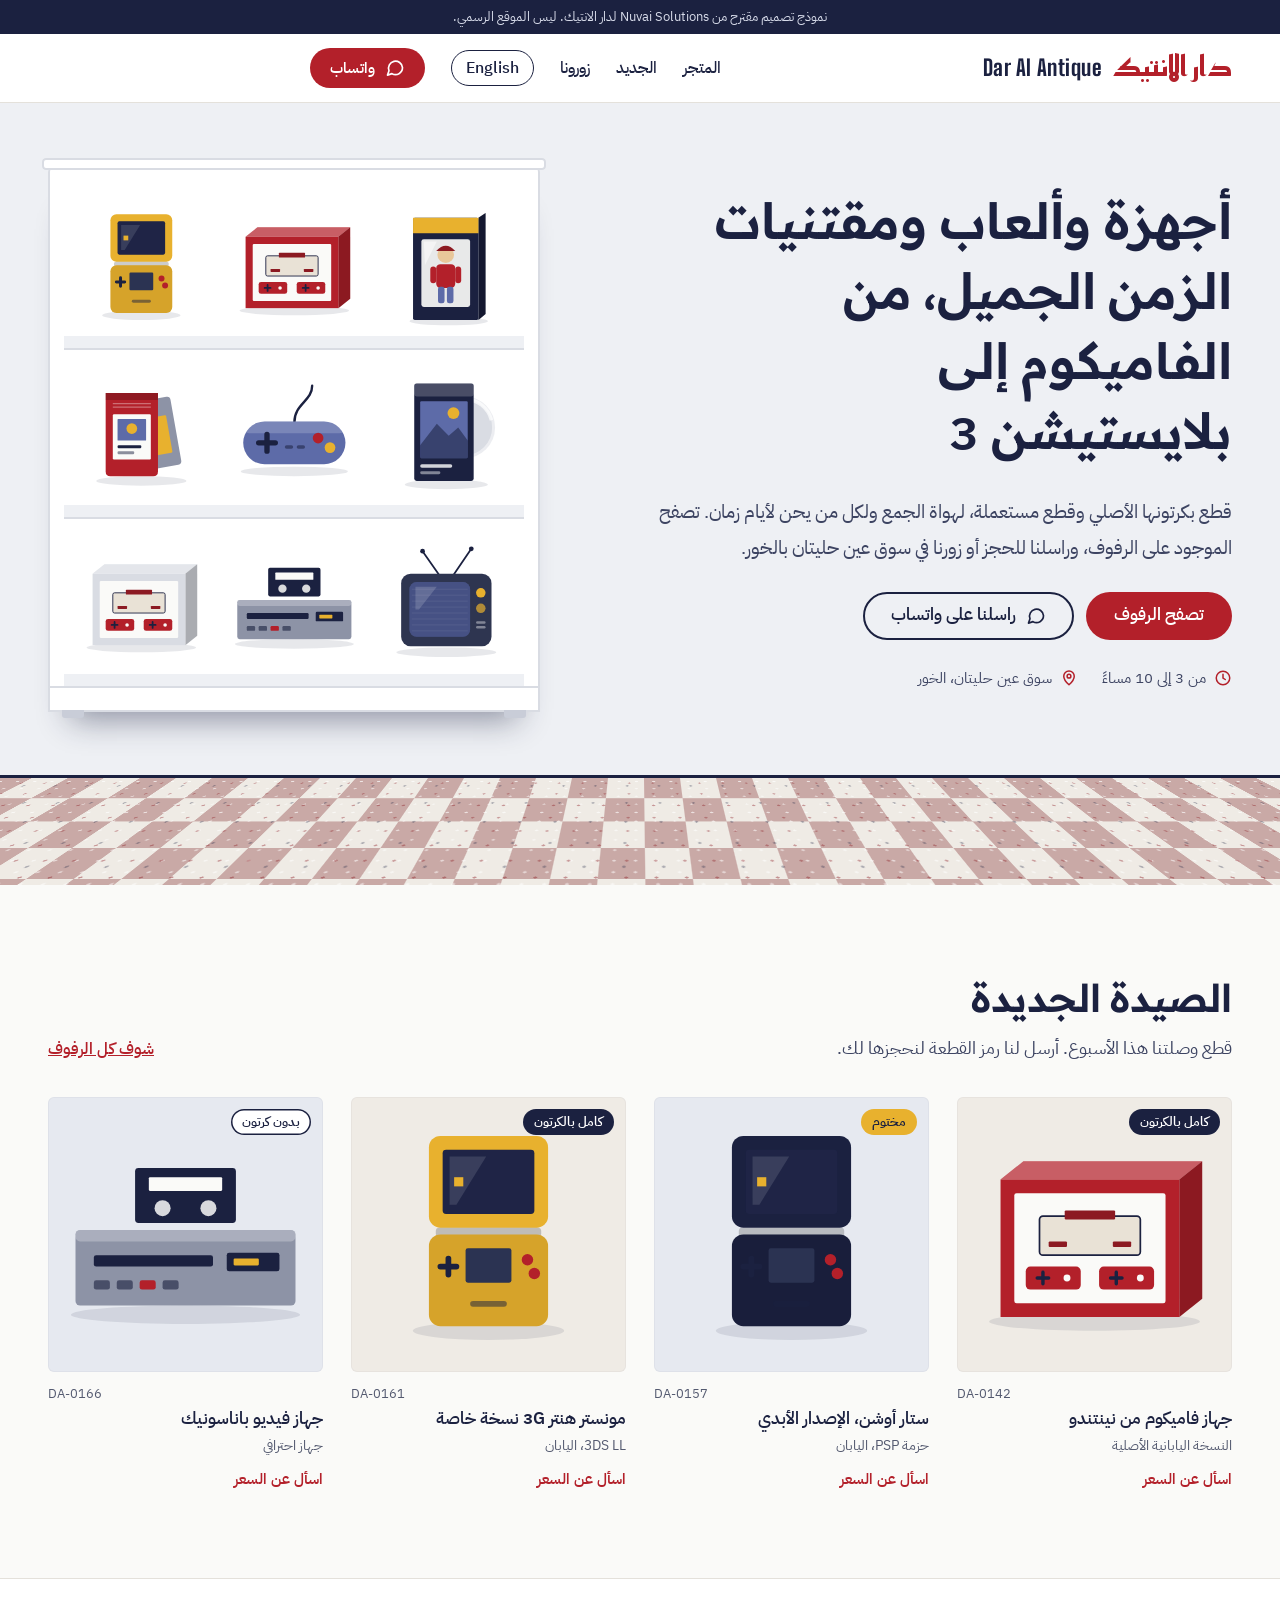
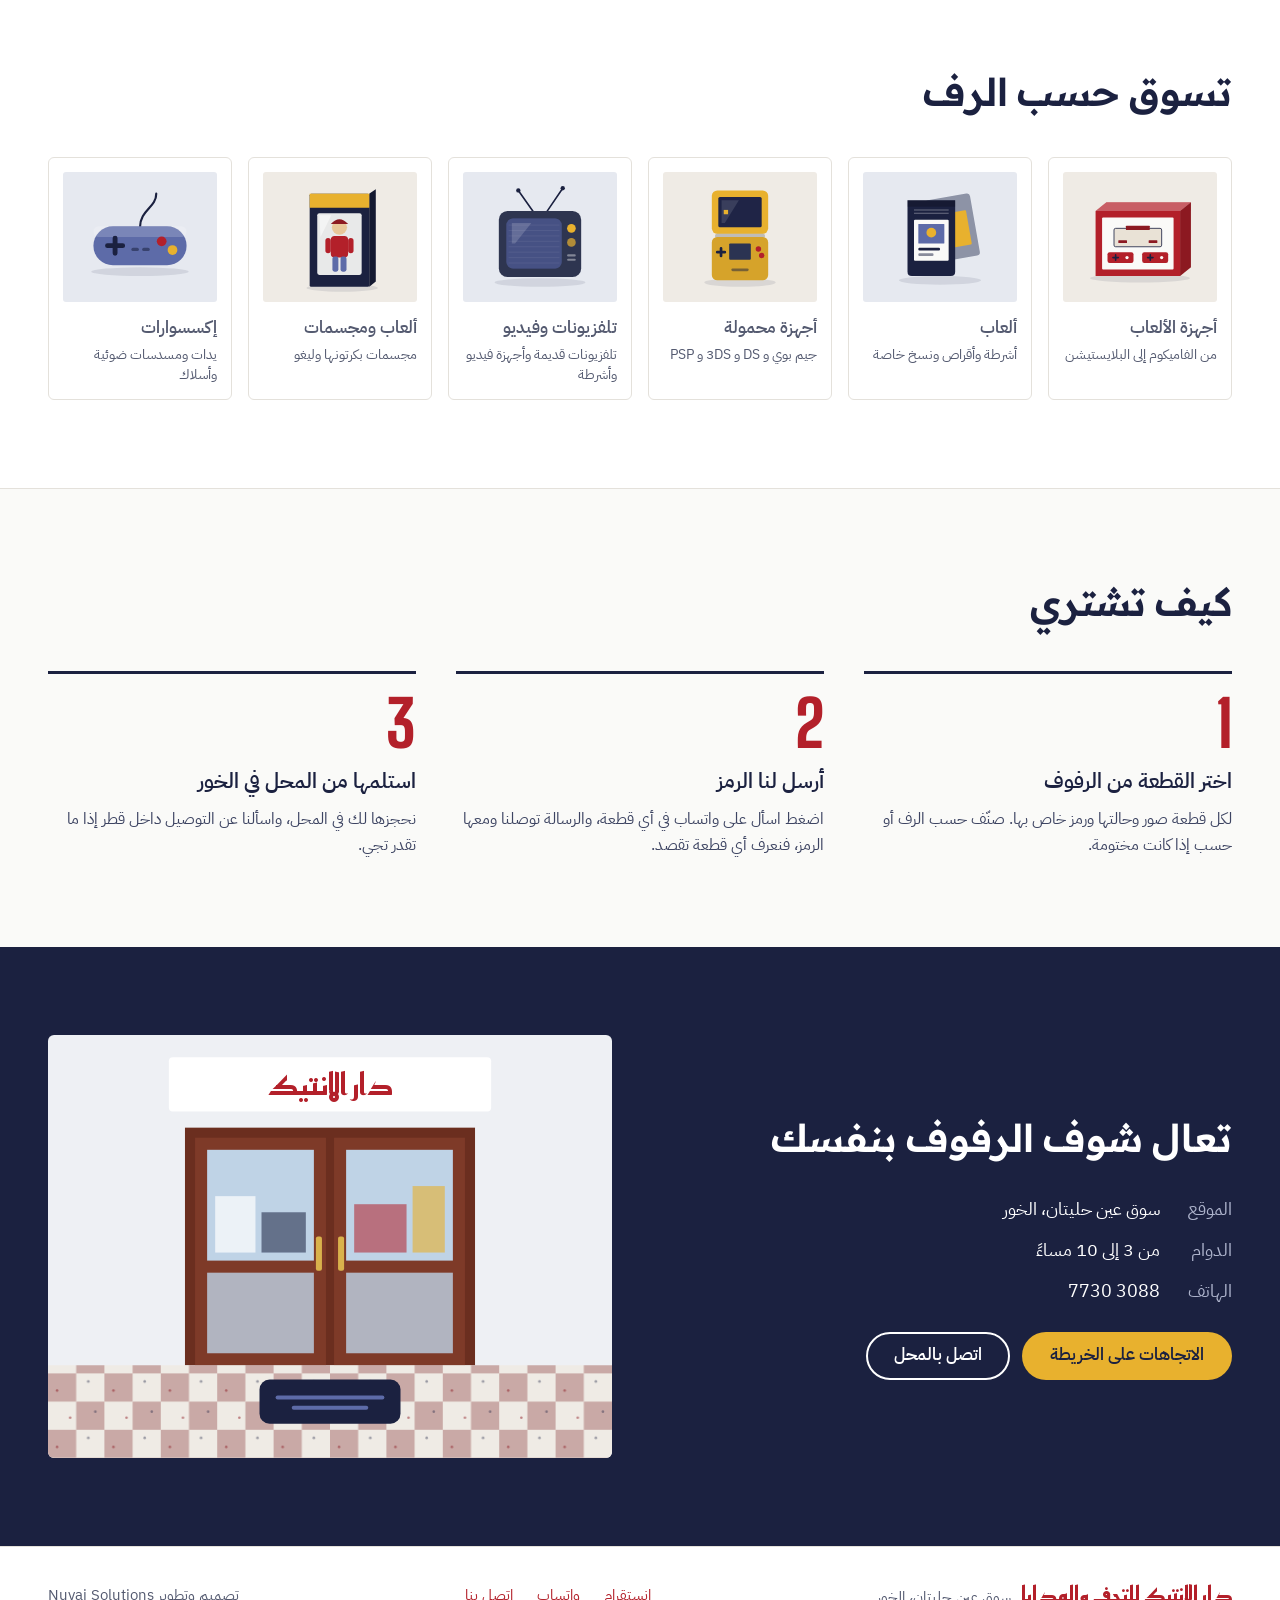
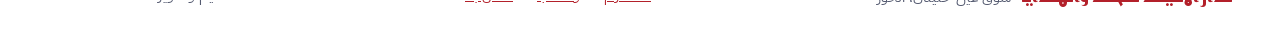
<file: index.html>
<!doctype html>
<html lang="ar" dir="rtl">
<head>
<meta charset="utf-8">
<meta name="viewport" content="width=device-width, initial-scale=1">
<title>دار الانتيك | أجهزة وألعاب ومقتنيات الزمن الجميل في الخور</title>
<meta name="description" content="دار الانتيك في سوق عين حليتان بالخور: أجهزة وألعاب ومقتنيات الزمن الجميل، من الفاميكوم إلى بلايستيشن 3.">
<meta name="robots" content="noindex, nofollow">
<meta name="theme-color" content="#1B2140">
<link rel="alternate" hreflang="ar" href="https://daralantique-concept.vercel.app/">
<link rel="alternate" hreflang="en" href="https://daralantique-concept.vercel.app/en/">
<meta property="og:type" content="website">
<meta property="og:locale" content="ar_QA">
<meta property="og:title" content="دار الانتيك | أجهزة وألعاب ومقتنيات الزمن الجميل في الخور">
<meta property="og:description" content="دار الانتيك في سوق عين حليتان بالخور: أجهزة وألعاب ومقتنيات الزمن الجميل، من الفاميكوم إلى بلايستيشن 3.">
<meta property="og:url" content="https://daralantique-concept.vercel.app/">
<meta property="og:image" content="https://daralantique-concept.vercel.app/assets/og.png">
<meta property="og:image:width" content="1200">
<meta property="og:image:height" content="630">
<meta name="twitter:card" content="summary_large_image">
<link rel="icon" href="assets/favicon.svg" type="image/svg+xml">
<link rel="preload" href="assets/fonts/big-shoulders-display-latin-800-normal.woff2" as="font" type="font/woff2" crossorigin>
<link rel="stylesheet" href="assets/style.css">
</head>
<body>
<div class="concept">نموذج تصميم مقترح من Nuvai Solutions لدار الانتيك. ليس الموقع الرسمي.</div>
<header class="site-header">
<div class="wrap">
<a class="brand" href="./"><span class="brand-ar" lang="ar">دار الانتيك</span><span class="brand-en" lang="en">Dar Al Antique</span></a>
<nav class="nav" aria-label="القائمة"><a href="shop.html">المتجر</a><a href="#new">الجديد</a><a href="#visit">زورونا</a><a class="lang lang-switch" href="en/" lang="en" hreflang="en">English</a><a class="btn btn-red btn-sm" href="https://wa.me/97477303088"><svg aria-hidden="true" width="20" height="20" viewBox="0 0 24 24" fill="none" stroke="currentColor" stroke-width="2" stroke-linecap="round" stroke-linejoin="round"><path d="M21 11.5a8.4 8.4 0 0 1-12.6 7.3L3 20.5l1.8-5.2A8.4 8.4 0 1 1 21 11.5z"/></svg>واتساب</a></nav>
<div class="header-tools">
<a class="lang-m lang-switch" href="en/" lang="en" hreflang="en">English</a>
<details class="menu"><summary aria-label="القائمة"><svg aria-hidden="true" width="20" height="20" viewBox="0 0 24 24" fill="none" stroke="currentColor" stroke-width="2" stroke-linecap="round"><path d="M4 7h16M4 12h16M4 17h16"/></svg></summary><div class="menu-panel"><a href="shop.html">المتجر</a><a href="#new">الجديد</a><a href="#visit">زورونا</a><a class="btn btn-red" href="https://wa.me/97477303088"><svg aria-hidden="true" width="20" height="20" viewBox="0 0 24 24" fill="none" stroke="currentColor" stroke-width="2" stroke-linecap="round" stroke-linejoin="round"><path d="M21 11.5a8.4 8.4 0 0 1-12.6 7.3L3 20.5l1.8-5.2A8.4 8.4 0 1 1 21 11.5z"/></svg>واتساب</a></div></details>
</div>
</div>
</header>
<main id="top">
<section class="hero" aria-labelledby="hero-title">
<div class="wrap hero-grid">
<div class="hero-copy">
<h1 id="hero-title" class="display h1">أجهزة وألعاب ومقتنيات الزمن الجميل، من الفاميكوم إلى بلايستيشن 3</h1>
<p class="lede">قطع بكرتونها الأصلي وقطع مستعملة، لهواة الجمع ولكل من يحن لأيام زمان. تصفح الموجود على الرفوف، وراسلنا للحجز أو زورنا في سوق عين حليتان بالخور.</p>
<div class="actions">
<a class="btn btn-red" href="shop.html">تصفح الرفوف</a>
<a class="btn btn-line" href="https://wa.me/97477303088?text=%D8%A7%D9%84%D8%B3%D9%84%D8%A7%D9%85%20%D8%B9%D9%84%D9%8A%D9%83%D9%85%D8%8C%20%D8%B4%D9%81%D8%AA%20%D9%85%D9%88%D9%82%D8%B9%D9%83%D9%85%20%D9%88%D8%B9%D9%86%D8%AF%D9%8A%20%D8%A7%D8%B3%D8%AA%D9%81%D8%B3%D8%A7%D8%B1"><svg aria-hidden="true" width="20" height="20" viewBox="0 0 24 24" fill="none" stroke="currentColor" stroke-width="2" stroke-linecap="round" stroke-linejoin="round"><path d="M21 11.5a8.4 8.4 0 0 1-12.6 7.3L3 20.5l1.8-5.2A8.4 8.4 0 1 1 21 11.5z"/></svg>راسلنا على واتساب</a>
</div>
<div class="facts"><span><svg aria-hidden="true" width="18" height="18" viewBox="0 0 24 24" fill="none" stroke="#B3202A" stroke-width="2" stroke-linecap="round"><circle cx="12" cy="12" r="9"/><path d="M12 7v5l3 2"/></svg>من 3 إلى 10 مساءً</span><span><svg aria-hidden="true" width="18" height="18" viewBox="0 0 24 24" fill="none" stroke="#B3202A" stroke-width="2" stroke-linecap="round" stroke-linejoin="round"><path d="M12 21s-7-6.2-7-11.5a7 7 0 0 1 14 0C19 14.8 12 21 12 21z"/><circle cx="12" cy="9.5" r="2.5"/></svg>سوق عين حليتان، الخور</span></div>
</div>
<div class="shelf-stage"><nav class="shelf" aria-label="تصفح حسب الرف"><div class="shelf-row"><a class="piece" href="shop.html?shelf=toys" aria-label="تصفح رف ألعاب ومجسمات"><span class="lift"><div class="art" data-kind="figure" data-tint="#1B2140" data-bg="transparent"></div></span><span class="tag" aria-hidden="true">ألعاب ومجسمات</span></a><a class="piece" href="shop.html?shelf=consoles" aria-label="تصفح رف أجهزة الألعاب"><span class="lift"><div class="art" data-kind="console" data-tint="#B3202A" data-bg="transparent"></div></span><span class="tag" aria-hidden="true">أجهزة الألعاب</span></a><a class="piece" href="shop.html?shelf=handhelds" aria-label="تصفح رف أجهزة محمولة"><span class="lift"><div class="art" data-kind="handheld" data-tint="#E8B12E" data-bg="transparent"></div></span><span class="tag" aria-hidden="true">أجهزة محمولة</span></a></div><div class="shelf-row"><a class="piece" href="shop.html?shelf=games" aria-label="تصفح رف ألعاب"><span class="lift"><div class="art" data-kind="disc" data-tint="#1B2140" data-bg="transparent"></div></span><span class="tag" aria-hidden="true">ألعاب</span></a><a class="piece" href="shop.html?shelf=accessories" aria-label="تصفح رف إكسسوارات"><span class="lift"><div class="art" data-kind="pad" data-tint="#5D6BA8" data-bg="transparent"></div></span><span class="tag" aria-hidden="true">إكسسوارات</span></a><a class="piece" href="shop.html?shelf=games" aria-label="تصفح رف ألعاب"><span class="lift"><div class="art" data-kind="cart" data-tint="#B3202A" data-bg="transparent"></div></span><span class="tag" aria-hidden="true">ألعاب</span></a></div><div class="shelf-row"><a class="piece" href="shop.html?shelf=tv" aria-label="تصفح رف تلفزيونات وفيديو"><span class="lift"><div class="art" data-kind="tv" data-tint="#2E3550" data-bg="transparent"></div></span><span class="tag" aria-hidden="true">تلفزيونات وفيديو</span></a><a class="piece" href="shop.html?shelf=tv" aria-label="تصفح رف تلفزيونات وفيديو"><span class="lift"><div class="art" data-kind="vcr" data-tint="#8D93A6" data-bg="transparent"></div></span><span class="tag" aria-hidden="true">تلفزيونات وفيديو</span></a><a class="piece" href="shop.html?shelf=consoles" aria-label="تصفح رف أجهزة الألعاب"><span class="lift"><div class="art" data-kind="console" data-tint="#D9DCE3" data-bg="transparent"></div></span><span class="tag" aria-hidden="true">أجهزة الألعاب</span></a></div><div class="shelf-base" aria-hidden="true"></div></nav></div>
</div>
<div class="floor-band" aria-hidden="true"><div class="floor"></div></div>
</section>

<section id="new" class="section" aria-labelledby="new-title">
<div class="wrap">
<div class="section-head"><div><h2 id="new-title" class="display h2">الصيدة الجديدة</h2><p class="sub">قطع وصلتنا هذا الأسبوع. أرسل لنا رمز القطعة لنحجزها لك.</p></div>
<a href="shop.html">شوف كل الرفوف</a></div>
<div class="grid-cards">
<a class="card" href="item.html?code=DA-0142" data-cat="consoles" data-cond="cib" data-code="DA-0142" data-name="جهاز فاميكوم من نينتندو" data-search="nintendo family computer japanese famicom, original model nintendo famicom جهاز فاميكوم من نينتندو النسخة اليابانية الأصلية da-0142">
<div style="position:relative"><div class="art" data-kind="console" data-tint="#B3202A" data-bg="#EFEBE5"></div><span class="badge badge-ink">كامل بالكرتون</span></div>
<span class="card-meta"><span class="card-code" dir="ltr">DA-0142</span><span class="card-name">جهاز فاميكوم من نينتندو</span><span class="card-sub">النسخة اليابانية الأصلية</span></span>
<span class="card-price">اسأل عن السعر</span>
</a>
<a class="card" href="item.html?code=DA-0157" data-cat="handhelds" data-cond="sealed" data-code="DA-0157" data-name="ستار أوشن، الإصدار الأبدي" data-search="star ocean: first departure, eternal edition psp bundle, japan playstation portable ستار أوشن، الإصدار الأبدي حزمة psp، اليابان da-0157">
<div style="position:relative"><div class="art" data-kind="handheld" data-tint="#1B2140" data-bg="#E6E9F0"></div><span class="badge badge-gold">مختوم</span></div>
<span class="card-meta"><span class="card-code" dir="ltr">DA-0157</span><span class="card-name">ستار أوشن، الإصدار الأبدي</span><span class="card-sub">حزمة PSP، اليابان</span></span>
<span class="card-price">اسأل عن السعر</span>
</a>
<a class="card" href="item.html?code=DA-0161" data-cat="handhelds" data-cond="cib" data-code="DA-0161" data-name="مونستر هنتر 3G نسخة خاصة" data-search="monster hunter 3g special pack nintendo 3ds ll, japan nintendo 3ds ll مونستر هنتر 3g نسخة خاصة 3ds ll، اليابان da-0161">
<div style="position:relative"><div class="art" data-kind="handheld" data-tint="#E8B12E" data-bg="#EFEBE5"></div><span class="badge badge-ink">كامل بالكرتون</span></div>
<span class="card-meta"><span class="card-code" dir="ltr">DA-0161</span><span class="card-name">مونستر هنتر 3G نسخة خاصة</span><span class="card-sub">3DS LL، اليابان</span></span>
<span class="card-price">اسأل عن السعر</span>
</a>
<a class="card" href="item.html?code=DA-0166" data-cat="tv" data-cond="loose" data-code="DA-0166" data-name="جهاز فيديو باناسونيك" data-search="panasonic video tape recorder professional deck panasonic جهاز فيديو باناسونيك جهاز احترافي da-0166">
<div style="position:relative"><div class="art" data-kind="vcr" data-tint="#8D93A6" data-bg="#E6E9F0"></div><span class="badge badge-line">بدون كرتون</span></div>
<span class="card-meta"><span class="card-code" dir="ltr">DA-0166</span><span class="card-name">جهاز فيديو باناسونيك</span><span class="card-sub">جهاز احترافي</span></span>
<span class="card-price">اسأل عن السعر</span>
</a>
</div>
</div>
</section>

<section class="section section-white" aria-labelledby="shelf-title">
<div class="wrap">
<h2 id="shelf-title" class="display h2" style="margin-bottom:36px">تسوق حسب الرف</h2>
<div class="grid-shelves"><a class="shelf-tile" href="shop.html?shelf=consoles"><div class="art" data-kind="console" data-tint="#B3202A" data-bg="#EFEBE5"></div><span style="display:flex;flex-direction:column;gap:4px"><b>أجهزة الألعاب</b><span>من الفاميكوم إلى البلايستيشن</span></span></a><a class="shelf-tile" href="shop.html?shelf=games"><div class="art" data-kind="cart" data-tint="#1B2140" data-bg="#E6E9F0"></div><span style="display:flex;flex-direction:column;gap:4px"><b>ألعاب</b><span>أشرطة وأقراص ونسخ خاصة</span></span></a><a class="shelf-tile" href="shop.html?shelf=handhelds"><div class="art" data-kind="handheld" data-tint="#E8B12E" data-bg="#EFEBE5"></div><span style="display:flex;flex-direction:column;gap:4px"><b>أجهزة محمولة</b><span>جيم بوي و DS و 3DS و PSP</span></span></a><a class="shelf-tile" href="shop.html?shelf=tv"><div class="art" data-kind="tv" data-tint="#2E3550" data-bg="#E6E9F0"></div><span style="display:flex;flex-direction:column;gap:4px"><b>تلفزيونات وفيديو</b><span>تلفزيونات قديمة وأجهزة فيديو وأشرطة</span></span></a><a class="shelf-tile" href="shop.html?shelf=toys"><div class="art" data-kind="figure" data-tint="#1B2140" data-bg="#EFEBE5"></div><span style="display:flex;flex-direction:column;gap:4px"><b>ألعاب ومجسمات</b><span>مجسمات بكرتونها وليغو</span></span></a><a class="shelf-tile" href="shop.html?shelf=accessories"><div class="art" data-kind="pad" data-tint="#5D6BA8" data-bg="#E6E9F0"></div><span style="display:flex;flex-direction:column;gap:4px"><b>إكسسوارات</b><span>يدات ومسدسات ضوئية وأسلاك</span></span></a></div>
</div>
</section>

<section class="section" aria-labelledby="how-title">
<div class="wrap">
<h2 id="how-title" class="display h2" style="margin-bottom:40px">كيف تشتري</h2>
<ol class="steps"><li><span class="num" aria-hidden="true">1</span><h3>اختر القطعة من الرفوف</h3><p>لكل قطعة صور وحالتها ورمز خاص بها. صنّف حسب الرف أو حسب إذا كانت مختومة.</p></li><li><span class="num" aria-hidden="true">2</span><h3>أرسل لنا الرمز</h3><p>اضغط اسأل على واتساب في أي قطعة، والرسالة توصلنا ومعها الرمز، فنعرف أي قطعة تقصد.</p></li><li><span class="num" aria-hidden="true">3</span><h3>استلمها من المحل في الخور</h3><p>نحجزها لك في المحل، واسألنا عن التوصيل داخل قطر إذا ما تقدر تجي.</p></li></ol>
</div>
</section>

<section id="visit" class="visit section" aria-labelledby="visit-title">
<div class="wrap visit-grid">
<div class="visit-copy">
<h2 id="visit-title" class="display h2">تعال شوف الرفوف بنفسك</h2>
<dl>
<dt>الموقع</dt><dd>سوق عين حليتان، الخور</dd>
<dt>الدوام</dt><dd>من 3 إلى 10 مساءً</dd>
<dt>الهاتف</dt><dd><span dir="ltr">7730 3088</span></dd>
</dl>
<div class="actions"><a class="btn btn-gold" href="https://www.google.com/maps/search/?api=1&query=Souq+Ain+Hulaitan+Al+Khor">الاتجاهات على الخريطة</a><a class="btn btn-white" href="tel:+97477303088">اتصل بالمحل</a></div>
</div>
<svg role="img" aria-label="رسم لمدخل المحل بأبوابه الخشبية وأرضيته المربعة" viewBox="0 0 560 420">
<defs><pattern id="chk" width="56" height="56" patternUnits="userSpaceOnUse"><rect width="56" height="56" fill="#EFEBE5"/><rect width="28" height="28" fill="#C9A9A6"/><rect x="28" y="28" width="28" height="28" fill="#C9A9A6"/><circle cx="9" cy="17" r="1.3" fill="#8C1A22" opacity=".5"/><circle cx="40" cy="8" r="1.3" fill="#1B2140" opacity=".4"/><circle cx="22" cy="44" r="1.3" fill="#8C1A22" opacity=".5"/><circle cx="47" cy="38" r="1.3" fill="#1B2140" opacity=".4"/></pattern></defs>
<rect width="560" height="420" fill="#EEF0F4"/>
<rect x="120" y="22" width="320" height="54" rx="4" fill="#FFFFFF"/>
<text x="280" y="60" text-anchor="middle" font-family="Reem Kufi, sans-serif" font-weight="700" font-size="30" fill="#B3202A">دار الانتيك</text>
<rect x="136" y="92" width="288" height="236" fill="#6B2E1F"/>
<rect x="146" y="102" width="130" height="226" fill="#7E3A28"/><rect x="284" y="102" width="130" height="226" fill="#7E3A28"/>
<rect x="158" y="114" width="106" height="110" fill="#BFD3E6"/><rect x="296" y="114" width="106" height="110" fill="#BFD3E6"/>
<rect x="166" y="160" width="40" height="56" fill="#FFFFFF" opacity=".7"/><rect x="212" y="176" width="44" height="40" fill="#1B2140" opacity=".55"/>
<rect x="304" y="168" width="52" height="48" fill="#B3202A" opacity=".55"/><rect x="362" y="150" width="32" height="66" fill="#E8B12E" opacity=".6"/>
<rect x="158" y="236" width="106" height="80" fill="#BFD3E6" opacity=".8"/><rect x="296" y="236" width="106" height="80" fill="#BFD3E6" opacity=".8"/>
<rect x="266" y="200" width="6" height="34" rx="2" fill="#D9B24C"/><rect x="288" y="200" width="6" height="34" rx="2" fill="#D9B24C"/>
<path d="M0 328 H560 V420 H0 Z" fill="url(#chk)"/>
<rect x="210" y="342" width="140" height="44" rx="10" fill="#1B2140"/><rect x="226" y="358" width="108" height="4" rx="2" fill="#5D6BA8"/><rect x="242" y="368" width="76" height="4" rx="2" fill="#5D6BA8"/>
</svg>
</div>
</section>
</main>
<footer class="site-footer"><div class="wrap">
<div class="footer-brand"><span class="brand-ar" lang="ar">دار الانتيك للتحف والهدايا</span><span>سوق عين حليتان، الخور</span></div>
<nav aria-label="حساباتنا"><a href="https://www.instagram.com/daralantique/">انستقرام</a><a href="https://wa.me/97477303088">واتساب</a><a href="tel:+97477303088">اتصل بنا</a></nav>
<span>تصميم وتطوير Nuvai Solutions</span>
</div></footer>
<script src="assets/art.js"></script>
<script src="assets/site.js"></script>
<script src="assets/hero.js"></script>
</body>
</html>
</file>
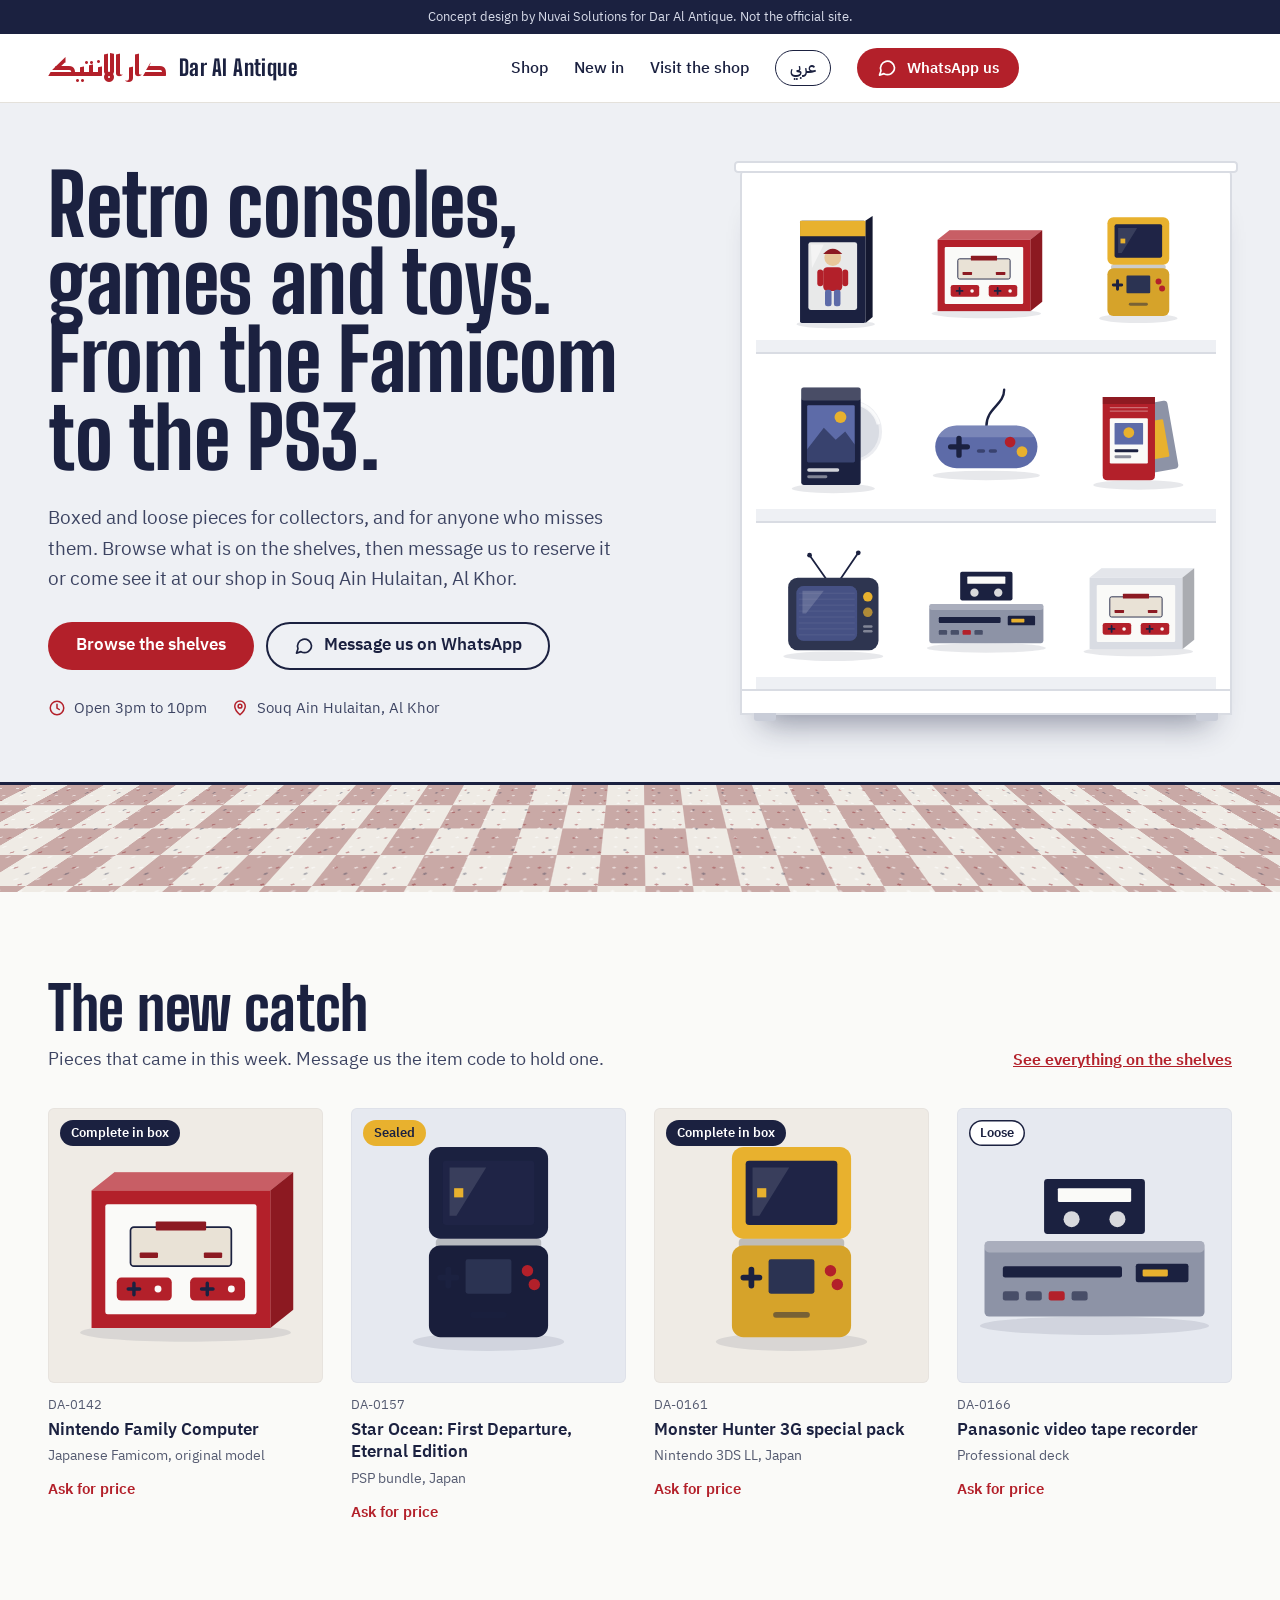
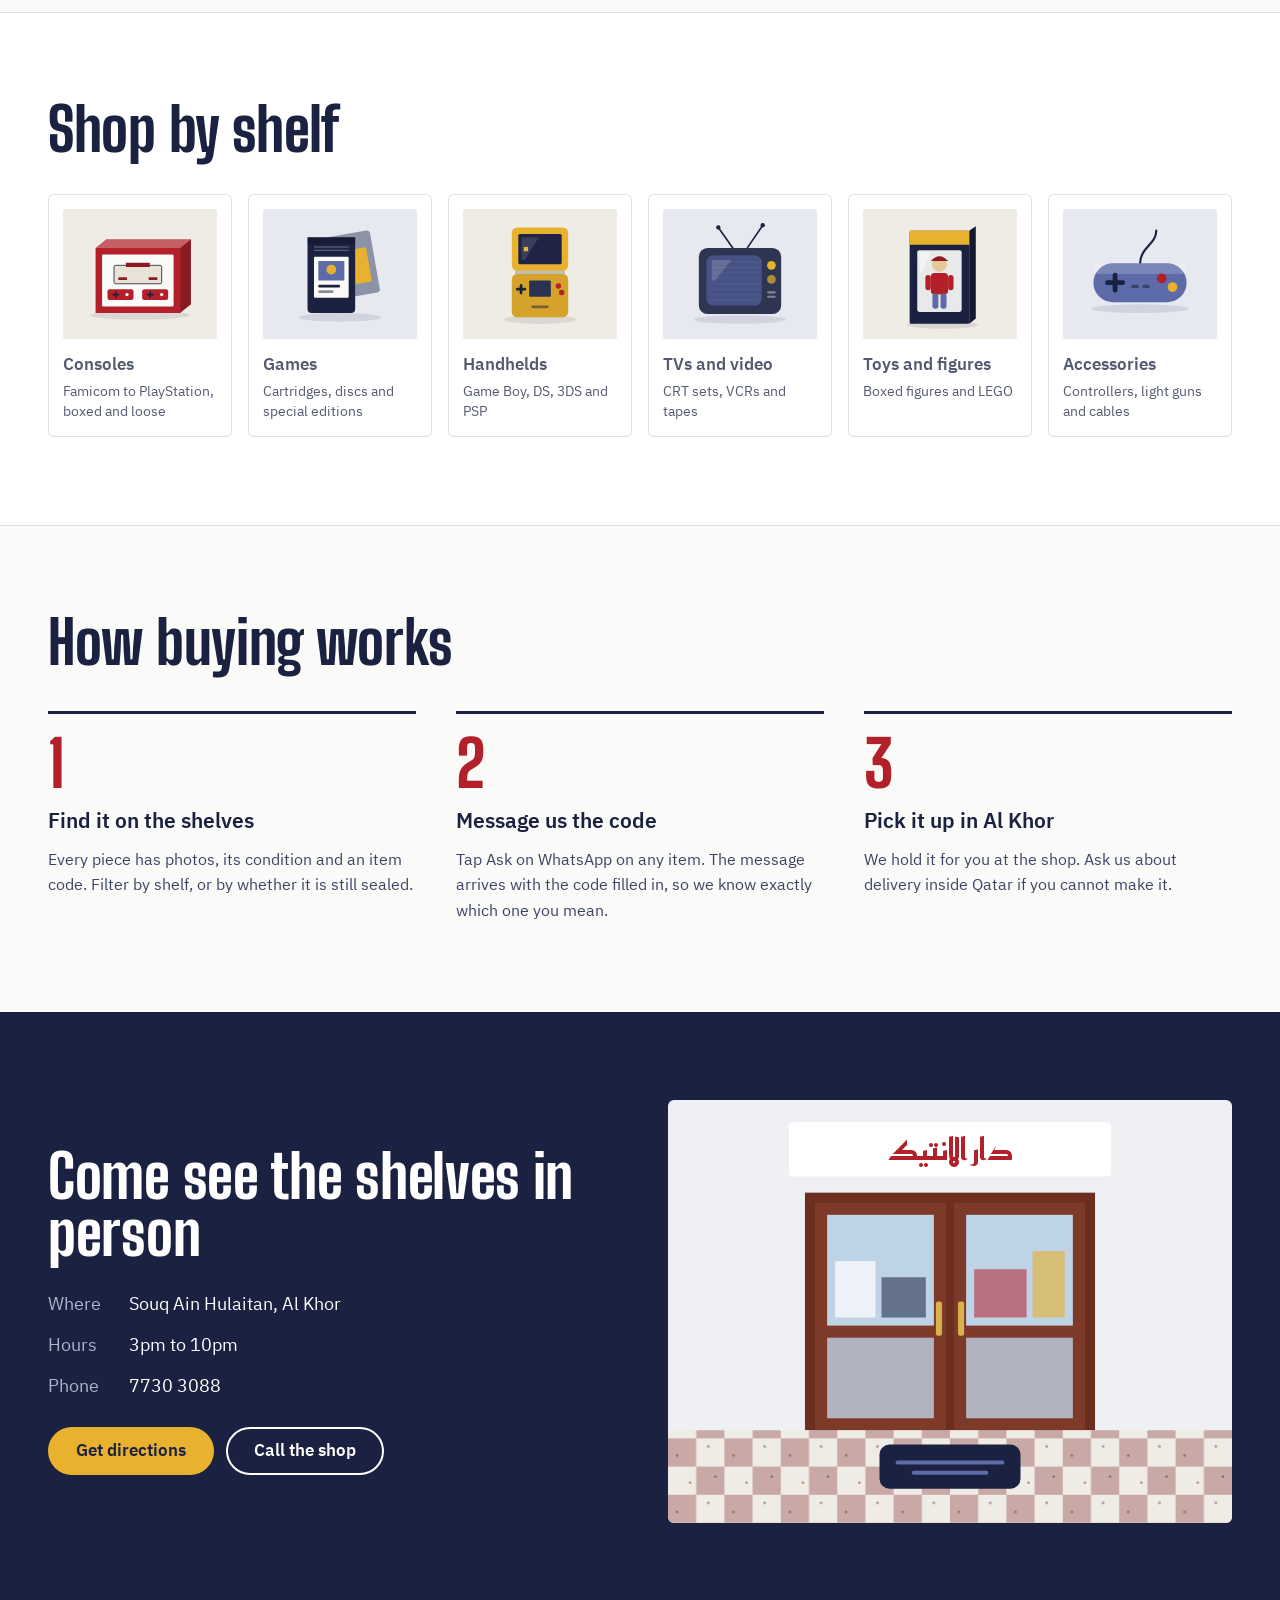
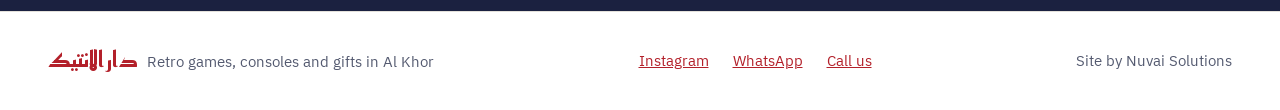
<file: en/index.html>
<!doctype html>
<html lang="en">
<head>
<meta charset="utf-8">
<meta name="viewport" content="width=device-width, initial-scale=1">
<title>Dar Al Antique | Retro games, consoles and toys in Al Khor</title>
<meta name="description" content="Dar Al Antique in Souq Ain Hulaitan, Al Khor: retro consoles, games and toys, from the Famicom to the PS3.">
<meta name="robots" content="noindex, nofollow">
<meta name="theme-color" content="#1B2140">
<link rel="alternate" hreflang="en" href="https://daralantique-concept.vercel.app/en/">
<link rel="alternate" hreflang="ar" href="https://daralantique-concept.vercel.app/">
<meta property="og:type" content="website">
<meta property="og:locale" content="en_US">
<meta property="og:title" content="Dar Al Antique | Retro games, consoles and toys in Al Khor">
<meta property="og:description" content="Dar Al Antique in Souq Ain Hulaitan, Al Khor: retro consoles, games and toys, from the Famicom to the PS3.">
<meta property="og:url" content="https://daralantique-concept.vercel.app/en/">
<meta property="og:image" content="https://daralantique-concept.vercel.app/assets/og.png">
<meta property="og:image:width" content="1200">
<meta property="og:image:height" content="630">
<meta name="twitter:card" content="summary_large_image">
<link rel="icon" href="../assets/favicon.svg" type="image/svg+xml">
<link rel="preload" href="../assets/fonts/big-shoulders-display-latin-800-normal.woff2" as="font" type="font/woff2" crossorigin>
<link rel="stylesheet" href="../assets/style.css">
</head>
<body>
<div class="concept">Concept design by Nuvai Solutions for Dar Al Antique. Not the official site.</div>
<header class="site-header">
<div class="wrap">
<a class="brand" href="./"><span class="brand-ar" lang="ar">دار الانتيك</span><span class="brand-en" lang="en">Dar Al Antique</span></a>
<nav class="nav" aria-label="Menu"><a href="shop.html">Shop</a><a href="#new">New in</a><a href="#visit">Visit the shop</a><a class="lang lang-switch" href="../" lang="ar" hreflang="ar">عربي</a><a class="btn btn-red btn-sm" href="https://wa.me/97477303088"><svg aria-hidden="true" width="20" height="20" viewBox="0 0 24 24" fill="none" stroke="currentColor" stroke-width="2" stroke-linecap="round" stroke-linejoin="round"><path d="M21 11.5a8.4 8.4 0 0 1-12.6 7.3L3 20.5l1.8-5.2A8.4 8.4 0 1 1 21 11.5z"/></svg>WhatsApp us</a></nav>
<div class="header-tools">
<a class="lang-m lang-switch" href="../" lang="ar" hreflang="ar">عربي</a>
<details class="menu"><summary aria-label="Menu"><svg aria-hidden="true" width="20" height="20" viewBox="0 0 24 24" fill="none" stroke="currentColor" stroke-width="2" stroke-linecap="round"><path d="M4 7h16M4 12h16M4 17h16"/></svg></summary><div class="menu-panel"><a href="shop.html">Shop</a><a href="#new">New in</a><a href="#visit">Visit the shop</a><a class="btn btn-red" href="https://wa.me/97477303088"><svg aria-hidden="true" width="20" height="20" viewBox="0 0 24 24" fill="none" stroke="currentColor" stroke-width="2" stroke-linecap="round" stroke-linejoin="round"><path d="M21 11.5a8.4 8.4 0 0 1-12.6 7.3L3 20.5l1.8-5.2A8.4 8.4 0 1 1 21 11.5z"/></svg>WhatsApp us</a></div></details>
</div>
</div>
</header>
<main id="top">
<section class="hero" aria-labelledby="hero-title">
<div class="wrap hero-grid">
<div class="hero-copy">
<h1 id="hero-title" class="display h1">Retro consoles, games and toys. From the Famicom to the PS3.</h1>
<p class="lede">Boxed and loose pieces for collectors, and for anyone who misses them. Browse what is on the shelves, then message us to reserve it or come see it at our shop in Souq Ain Hulaitan, Al Khor.</p>
<div class="actions">
<a class="btn btn-red" href="shop.html">Browse the shelves</a>
<a class="btn btn-line" href="https://wa.me/97477303088?text=Hi%2C%20I%20saw%20your%20website%20and%20have%20a%20question."><svg aria-hidden="true" width="20" height="20" viewBox="0 0 24 24" fill="none" stroke="currentColor" stroke-width="2" stroke-linecap="round" stroke-linejoin="round"><path d="M21 11.5a8.4 8.4 0 0 1-12.6 7.3L3 20.5l1.8-5.2A8.4 8.4 0 1 1 21 11.5z"/></svg>Message us on WhatsApp</a>
</div>
<div class="facts"><span><svg aria-hidden="true" width="18" height="18" viewBox="0 0 24 24" fill="none" stroke="#B3202A" stroke-width="2" stroke-linecap="round"><circle cx="12" cy="12" r="9"/><path d="M12 7v5l3 2"/></svg>Open 3pm to 10pm</span><span><svg aria-hidden="true" width="18" height="18" viewBox="0 0 24 24" fill="none" stroke="#B3202A" stroke-width="2" stroke-linecap="round" stroke-linejoin="round"><path d="M12 21s-7-6.2-7-11.5a7 7 0 0 1 14 0C19 14.8 12 21 12 21z"/><circle cx="12" cy="9.5" r="2.5"/></svg>Souq Ain Hulaitan, Al Khor</span></div>
</div>
<div class="shelf-stage"><nav class="shelf" aria-label="Browse by shelf"><div class="shelf-row"><a class="piece" href="shop.html?shelf=toys" aria-label="Browse Toys and figures"><span class="lift"><div class="art" data-kind="figure" data-tint="#1B2140" data-bg="transparent"></div></span><span class="tag" aria-hidden="true">Toys and figures</span></a><a class="piece" href="shop.html?shelf=consoles" aria-label="Browse Consoles"><span class="lift"><div class="art" data-kind="console" data-tint="#B3202A" data-bg="transparent"></div></span><span class="tag" aria-hidden="true">Consoles</span></a><a class="piece" href="shop.html?shelf=handhelds" aria-label="Browse Handhelds"><span class="lift"><div class="art" data-kind="handheld" data-tint="#E8B12E" data-bg="transparent"></div></span><span class="tag" aria-hidden="true">Handhelds</span></a></div><div class="shelf-row"><a class="piece" href="shop.html?shelf=games" aria-label="Browse Games"><span class="lift"><div class="art" data-kind="disc" data-tint="#1B2140" data-bg="transparent"></div></span><span class="tag" aria-hidden="true">Games</span></a><a class="piece" href="shop.html?shelf=accessories" aria-label="Browse Accessories"><span class="lift"><div class="art" data-kind="pad" data-tint="#5D6BA8" data-bg="transparent"></div></span><span class="tag" aria-hidden="true">Accessories</span></a><a class="piece" href="shop.html?shelf=games" aria-label="Browse Games"><span class="lift"><div class="art" data-kind="cart" data-tint="#B3202A" data-bg="transparent"></div></span><span class="tag" aria-hidden="true">Games</span></a></div><div class="shelf-row"><a class="piece" href="shop.html?shelf=tv" aria-label="Browse TVs and video"><span class="lift"><div class="art" data-kind="tv" data-tint="#2E3550" data-bg="transparent"></div></span><span class="tag" aria-hidden="true">TVs and video</span></a><a class="piece" href="shop.html?shelf=tv" aria-label="Browse TVs and video"><span class="lift"><div class="art" data-kind="vcr" data-tint="#8D93A6" data-bg="transparent"></div></span><span class="tag" aria-hidden="true">TVs and video</span></a><a class="piece" href="shop.html?shelf=consoles" aria-label="Browse Consoles"><span class="lift"><div class="art" data-kind="console" data-tint="#D9DCE3" data-bg="transparent"></div></span><span class="tag" aria-hidden="true">Consoles</span></a></div><div class="shelf-base" aria-hidden="true"></div></nav></div>
</div>
<div class="floor-band" aria-hidden="true"><div class="floor"></div></div>
</section>

<section id="new" class="section" aria-labelledby="new-title">
<div class="wrap">
<div class="section-head"><div><h2 id="new-title" class="display h2">The new catch</h2><p class="sub">Pieces that came in this week. Message us the item code to hold one.</p></div>
<a href="shop.html">See everything on the shelves</a></div>
<div class="grid-cards">
<a class="card" href="item.html?code=DA-0142" data-cat="consoles" data-cond="cib" data-code="DA-0142" data-name="Nintendo Family Computer" data-search="nintendo family computer japanese famicom, original model nintendo famicom جهاز فاميكوم من نينتندو النسخة اليابانية الأصلية da-0142">
<div style="position:relative"><div class="art" data-kind="console" data-tint="#B3202A" data-bg="#EFEBE5"></div><span class="badge badge-ink">Complete in box</span></div>
<span class="card-meta"><span class="card-code" dir="ltr">DA-0142</span><span class="card-name">Nintendo Family Computer</span><span class="card-sub">Japanese Famicom, original model</span></span>
<span class="card-price">Ask for price</span>
</a>
<a class="card" href="item.html?code=DA-0157" data-cat="handhelds" data-cond="sealed" data-code="DA-0157" data-name="Star Ocean: First Departure, Eternal Edition" data-search="star ocean: first departure, eternal edition psp bundle, japan playstation portable ستار أوشن، الإصدار الأبدي حزمة psp، اليابان da-0157">
<div style="position:relative"><div class="art" data-kind="handheld" data-tint="#1B2140" data-bg="#E6E9F0"></div><span class="badge badge-gold">Sealed</span></div>
<span class="card-meta"><span class="card-code" dir="ltr">DA-0157</span><span class="card-name">Star Ocean: First Departure, Eternal Edition</span><span class="card-sub">PSP bundle, Japan</span></span>
<span class="card-price">Ask for price</span>
</a>
<a class="card" href="item.html?code=DA-0161" data-cat="handhelds" data-cond="cib" data-code="DA-0161" data-name="Monster Hunter 3G special pack" data-search="monster hunter 3g special pack nintendo 3ds ll, japan nintendo 3ds ll مونستر هنتر 3g نسخة خاصة 3ds ll، اليابان da-0161">
<div style="position:relative"><div class="art" data-kind="handheld" data-tint="#E8B12E" data-bg="#EFEBE5"></div><span class="badge badge-ink">Complete in box</span></div>
<span class="card-meta"><span class="card-code" dir="ltr">DA-0161</span><span class="card-name">Monster Hunter 3G special pack</span><span class="card-sub">Nintendo 3DS LL, Japan</span></span>
<span class="card-price">Ask for price</span>
</a>
<a class="card" href="item.html?code=DA-0166" data-cat="tv" data-cond="loose" data-code="DA-0166" data-name="Panasonic video tape recorder" data-search="panasonic video tape recorder professional deck panasonic جهاز فيديو باناسونيك جهاز احترافي da-0166">
<div style="position:relative"><div class="art" data-kind="vcr" data-tint="#8D93A6" data-bg="#E6E9F0"></div><span class="badge badge-line">Loose</span></div>
<span class="card-meta"><span class="card-code" dir="ltr">DA-0166</span><span class="card-name">Panasonic video tape recorder</span><span class="card-sub">Professional deck</span></span>
<span class="card-price">Ask for price</span>
</a>
</div>
</div>
</section>

<section class="section section-white" aria-labelledby="shelf-title">
<div class="wrap">
<h2 id="shelf-title" class="display h2" style="margin-bottom:36px">Shop by shelf</h2>
<div class="grid-shelves"><a class="shelf-tile" href="shop.html?shelf=consoles"><div class="art" data-kind="console" data-tint="#B3202A" data-bg="#EFEBE5"></div><span style="display:flex;flex-direction:column;gap:4px"><b>Consoles</b><span>Famicom to PlayStation, boxed and loose</span></span></a><a class="shelf-tile" href="shop.html?shelf=games"><div class="art" data-kind="cart" data-tint="#1B2140" data-bg="#E6E9F0"></div><span style="display:flex;flex-direction:column;gap:4px"><b>Games</b><span>Cartridges, discs and special editions</span></span></a><a class="shelf-tile" href="shop.html?shelf=handhelds"><div class="art" data-kind="handheld" data-tint="#E8B12E" data-bg="#EFEBE5"></div><span style="display:flex;flex-direction:column;gap:4px"><b>Handhelds</b><span>Game Boy, DS, 3DS and PSP</span></span></a><a class="shelf-tile" href="shop.html?shelf=tv"><div class="art" data-kind="tv" data-tint="#2E3550" data-bg="#E6E9F0"></div><span style="display:flex;flex-direction:column;gap:4px"><b>TVs and video</b><span>CRT sets, VCRs and tapes</span></span></a><a class="shelf-tile" href="shop.html?shelf=toys"><div class="art" data-kind="figure" data-tint="#1B2140" data-bg="#EFEBE5"></div><span style="display:flex;flex-direction:column;gap:4px"><b>Toys and figures</b><span>Boxed figures and LEGO</span></span></a><a class="shelf-tile" href="shop.html?shelf=accessories"><div class="art" data-kind="pad" data-tint="#5D6BA8" data-bg="#E6E9F0"></div><span style="display:flex;flex-direction:column;gap:4px"><b>Accessories</b><span>Controllers, light guns and cables</span></span></a></div>
</div>
</section>

<section class="section" aria-labelledby="how-title">
<div class="wrap">
<h2 id="how-title" class="display h2" style="margin-bottom:40px">How buying works</h2>
<ol class="steps"><li><span class="num" aria-hidden="true">1</span><h3>Find it on the shelves</h3><p>Every piece has photos, its condition and an item code. Filter by shelf, or by whether it is still sealed.</p></li><li><span class="num" aria-hidden="true">2</span><h3>Message us the code</h3><p>Tap Ask on WhatsApp on any item. The message arrives with the code filled in, so we know exactly which one you mean.</p></li><li><span class="num" aria-hidden="true">3</span><h3>Pick it up in Al Khor</h3><p>We hold it for you at the shop. Ask us about delivery inside Qatar if you cannot make it.</p></li></ol>
</div>
</section>

<section id="visit" class="visit section" aria-labelledby="visit-title">
<div class="wrap visit-grid">
<div class="visit-copy">
<h2 id="visit-title" class="display h2">Come see the shelves in person</h2>
<dl>
<dt>Where</dt><dd>Souq Ain Hulaitan, Al Khor</dd>
<dt>Hours</dt><dd>3pm to 10pm</dd>
<dt>Phone</dt><dd><span dir="ltr">7730 3088</span></dd>
</dl>
<div class="actions"><a class="btn btn-gold" href="https://www.google.com/maps/search/?api=1&query=Souq+Ain+Hulaitan+Al+Khor">Get directions</a><a class="btn btn-white" href="tel:+97477303088">Call the shop</a></div>
</div>
<svg role="img" aria-label="Illustration of the shop entrance with wooden doors and a checkered floor" viewBox="0 0 560 420">
<defs><pattern id="chk" width="56" height="56" patternUnits="userSpaceOnUse"><rect width="56" height="56" fill="#EFEBE5"/><rect width="28" height="28" fill="#C9A9A6"/><rect x="28" y="28" width="28" height="28" fill="#C9A9A6"/><circle cx="9" cy="17" r="1.3" fill="#8C1A22" opacity=".5"/><circle cx="40" cy="8" r="1.3" fill="#1B2140" opacity=".4"/><circle cx="22" cy="44" r="1.3" fill="#8C1A22" opacity=".5"/><circle cx="47" cy="38" r="1.3" fill="#1B2140" opacity=".4"/></pattern></defs>
<rect width="560" height="420" fill="#EEF0F4"/>
<rect x="120" y="22" width="320" height="54" rx="4" fill="#FFFFFF"/>
<text x="280" y="60" text-anchor="middle" font-family="Reem Kufi, sans-serif" font-weight="700" font-size="30" fill="#B3202A">دار الانتيك</text>
<rect x="136" y="92" width="288" height="236" fill="#6B2E1F"/>
<rect x="146" y="102" width="130" height="226" fill="#7E3A28"/><rect x="284" y="102" width="130" height="226" fill="#7E3A28"/>
<rect x="158" y="114" width="106" height="110" fill="#BFD3E6"/><rect x="296" y="114" width="106" height="110" fill="#BFD3E6"/>
<rect x="166" y="160" width="40" height="56" fill="#FFFFFF" opacity=".7"/><rect x="212" y="176" width="44" height="40" fill="#1B2140" opacity=".55"/>
<rect x="304" y="168" width="52" height="48" fill="#B3202A" opacity=".55"/><rect x="362" y="150" width="32" height="66" fill="#E8B12E" opacity=".6"/>
<rect x="158" y="236" width="106" height="80" fill="#BFD3E6" opacity=".8"/><rect x="296" y="236" width="106" height="80" fill="#BFD3E6" opacity=".8"/>
<rect x="266" y="200" width="6" height="34" rx="2" fill="#D9B24C"/><rect x="288" y="200" width="6" height="34" rx="2" fill="#D9B24C"/>
<path d="M0 328 H560 V420 H0 Z" fill="url(#chk)"/>
<rect x="210" y="342" width="140" height="44" rx="10" fill="#1B2140"/><rect x="226" y="358" width="108" height="4" rx="2" fill="#5D6BA8"/><rect x="242" y="368" width="76" height="4" rx="2" fill="#5D6BA8"/>
</svg>
</div>
</section>
</main>
<footer class="site-footer"><div class="wrap">
<div class="footer-brand"><span class="brand-ar" lang="ar">دار الانتيك</span><span>Retro games, consoles and gifts in Al Khor</span></div>
<nav aria-label="Social"><a href="https://www.instagram.com/daralantique/">Instagram</a><a href="https://wa.me/97477303088">WhatsApp</a><a href="tel:+97477303088">Call us</a></nav>
<span>Site by Nuvai Solutions</span>
</div></footer>
<script src="../assets/art.js"></script>
<script src="../assets/site.js"></script>
<script src="../assets/hero.js"></script>
</body>
</html>
</file>
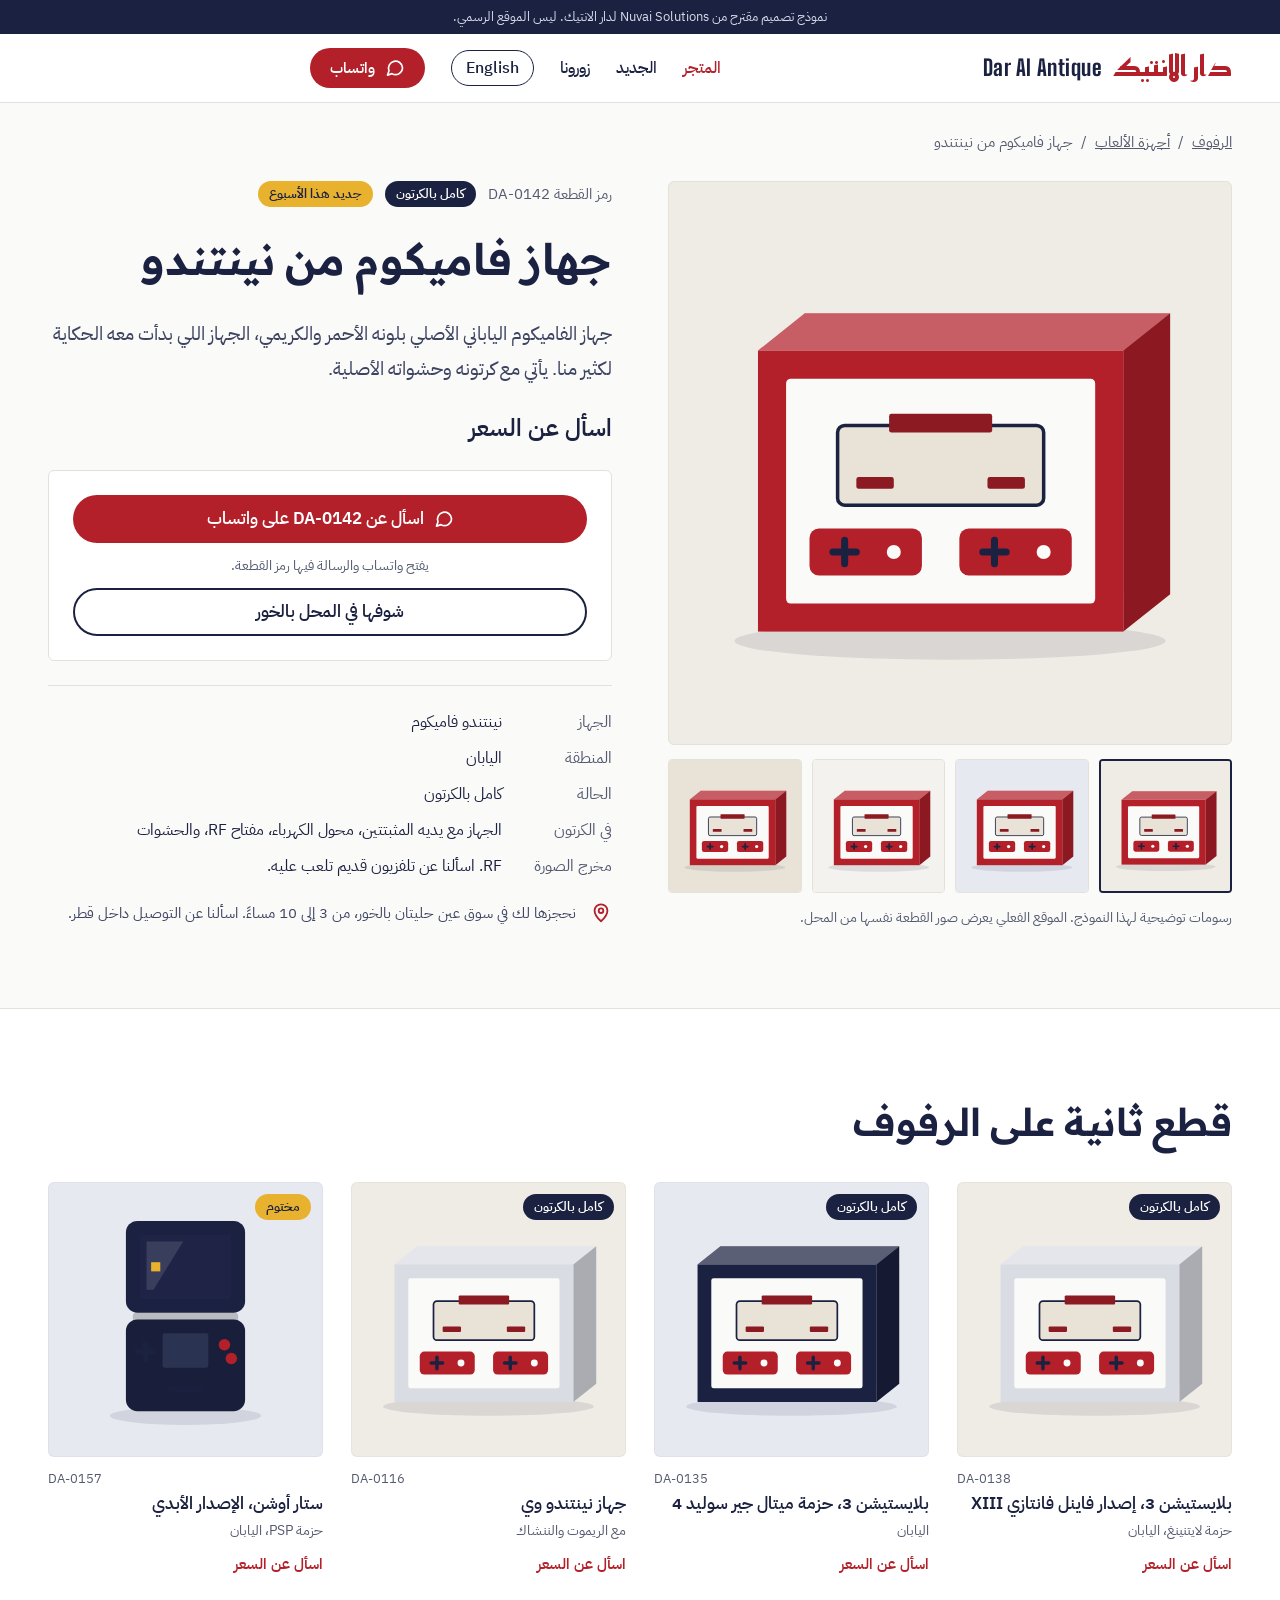
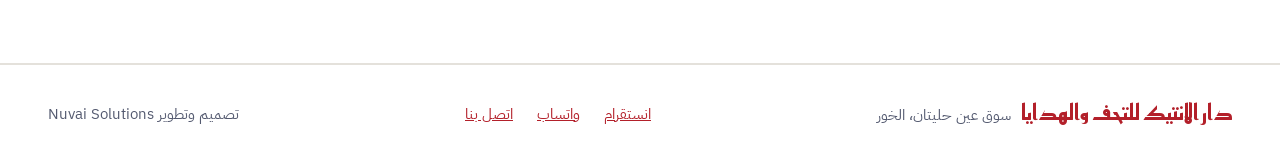
<file: item.html>
<!doctype html>
<html lang="ar" dir="rtl">
<head>
<meta charset="utf-8">
<meta name="viewport" content="width=device-width, initial-scale=1">
<title>القطعة | دار الانتيك</title>
<meta name="description" content="دار الانتيك في سوق عين حليتان بالخور: أجهزة وألعاب ومقتنيات الزمن الجميل، من الفاميكوم إلى بلايستيشن 3.">
<meta name="robots" content="noindex, nofollow">
<meta name="theme-color" content="#1B2140">
<link rel="alternate" hreflang="ar" href="https://daralantique-concept.vercel.app/item.html">
<link rel="alternate" hreflang="en" href="https://daralantique-concept.vercel.app/en/item.html">
<meta property="og:type" content="website">
<meta property="og:locale" content="ar_QA">
<meta property="og:title" content="القطعة | دار الانتيك">
<meta property="og:description" content="دار الانتيك في سوق عين حليتان بالخور: أجهزة وألعاب ومقتنيات الزمن الجميل، من الفاميكوم إلى بلايستيشن 3.">
<meta property="og:url" content="https://daralantique-concept.vercel.app/item.html">
<meta property="og:image" content="https://daralantique-concept.vercel.app/assets/og.png">
<meta property="og:image:width" content="1200">
<meta property="og:image:height" content="630">
<meta name="twitter:card" content="summary_large_image">
<link rel="icon" href="assets/favicon.svg" type="image/svg+xml">
<link rel="preload" href="assets/fonts/big-shoulders-display-latin-800-normal.woff2" as="font" type="font/woff2" crossorigin>
<link rel="stylesheet" href="assets/style.css">
</head>
<body>
<div class="concept">نموذج تصميم مقترح من Nuvai Solutions لدار الانتيك. ليس الموقع الرسمي.</div>
<header class="site-header">
<div class="wrap">
<a class="brand" href="./"><span class="brand-ar" lang="ar">دار الانتيك</span><span class="brand-en" lang="en">Dar Al Antique</span></a>
<nav class="nav" aria-label="القائمة"><a href="shop.html" aria-current="page">المتجر</a><a href="./#new">الجديد</a><a href="./#visit">زورونا</a><a class="lang lang-switch" href="en/item.html" lang="en" hreflang="en">English</a><a class="btn btn-red btn-sm" href="https://wa.me/97477303088"><svg aria-hidden="true" width="20" height="20" viewBox="0 0 24 24" fill="none" stroke="currentColor" stroke-width="2" stroke-linecap="round" stroke-linejoin="round"><path d="M21 11.5a8.4 8.4 0 0 1-12.6 7.3L3 20.5l1.8-5.2A8.4 8.4 0 1 1 21 11.5z"/></svg>واتساب</a></nav>
<div class="header-tools">
<a class="lang-m lang-switch" href="en/item.html" lang="en" hreflang="en">English</a>
<details class="menu"><summary aria-label="القائمة"><svg aria-hidden="true" width="20" height="20" viewBox="0 0 24 24" fill="none" stroke="currentColor" stroke-width="2" stroke-linecap="round"><path d="M4 7h16M4 12h16M4 17h16"/></svg></summary><div class="menu-panel"><a href="shop.html">المتجر</a><a href="./#new">الجديد</a><a href="./#visit">زورونا</a><a class="btn btn-red" href="https://wa.me/97477303088"><svg aria-hidden="true" width="20" height="20" viewBox="0 0 24 24" fill="none" stroke="currentColor" stroke-width="2" stroke-linecap="round" stroke-linejoin="round"><path d="M21 11.5a8.4 8.4 0 0 1-12.6 7.3L3 20.5l1.8-5.2A8.4 8.4 0 1 1 21 11.5z"/></svg>واتساب</a></div></details>
</div>
</div>
</header>
<main class="wrap">
<nav class="crumbs" aria-label="مسار الصفحة"><a href="shop.html">الرفوف</a><span aria-hidden="true">/</span><a id="crumb-shelf" href="shop.html"></a><span aria-hidden="true">/</span><span id="crumb-name" aria-current="page"></span></nav>
<div class="item">
<div class="gallery">
<div class="gallery-main"><div class="art" id="main-art" data-kind="console" data-tint="#B3202A" data-bg="#EFEBE5"></div></div>
<div class="thumbs" id="thumbs"></div>
<p class="note">رسومات توضيحية لهذا النموذج. الموقع الفعلي يعرض صور القطعة نفسها من المحل.</p>
</div>
<div class="item-info">
<div class="tags"><span class="card-code" id="code" style="font-size:15px"></span><span class="badge" id="cond"></span><span class="badge badge-gold" id="isnew" hidden>جديد هذا الأسبوع</span></div>
<h1 class="display page-title" id="name"></h1>
<p class="lede" id="desc"></p>
<p class="price">اسأل عن السعر</p>
<div class="ask">
<a class="btn btn-red" id="ask" href="https://wa.me/97477303088"><svg aria-hidden="true" width="20" height="20" viewBox="0 0 24 24" fill="none" stroke="currentColor" stroke-width="2" stroke-linecap="round" stroke-linejoin="round"><path d="M21 11.5a8.4 8.4 0 0 1-12.6 7.3L3 20.5l1.8-5.2A8.4 8.4 0 1 1 21 11.5z"/></svg><span id="ask-label"></span></a>
<p>يفتح واتساب والرسالة فيها رمز القطعة.</p>
<a class="btn btn-line" href="./#visit">شوفها في المحل بالخور</a>
</div>
<dl class="specs" id="specs"></dl>
<div class="pickup"><svg aria-hidden="true" width="22" height="22" viewBox="0 0 24 24" fill="none" stroke="#B3202A" stroke-width="2" stroke-linecap="round" stroke-linejoin="round"><path d="M12 21s-7-6.2-7-11.5a7 7 0 0 1 14 0C19 14.8 12 21 12 21z"/><circle cx="12" cy="9.5" r="2.5"/></svg><span>نحجزها لك في سوق عين حليتان بالخور، من 3 إلى 10 مساءً. اسألنا عن التوصيل داخل قطر.</span></div>
</div>
</div>
</main>
<section class="section section-white" aria-labelledby="also-title">
<div class="wrap">
<h2 id="also-title" class="display h2" style="margin-bottom:32px">قطع ثانية على الرفوف</h2>
<div class="grid-cards" id="related"></div>
</div>
</section>
<footer class="site-footer"><div class="wrap">
<div class="footer-brand"><span class="brand-ar" lang="ar">دار الانتيك للتحف والهدايا</span><span>سوق عين حليتان، الخور</span></div>
<nav aria-label="حساباتنا"><a href="https://www.instagram.com/daralantique/">انستقرام</a><a href="https://wa.me/97477303088">واتساب</a><a href="tel:+97477303088">اتصل بنا</a></nav>
<span>تصميم وتطوير Nuvai Solutions</span>
</div></footer>
<script src="assets/art.js"></script>
<script src="assets/site.js"></script>
<script src="assets/data.js"></script>
<script src="assets/item.js"></script>
</body>
</html>
</file>
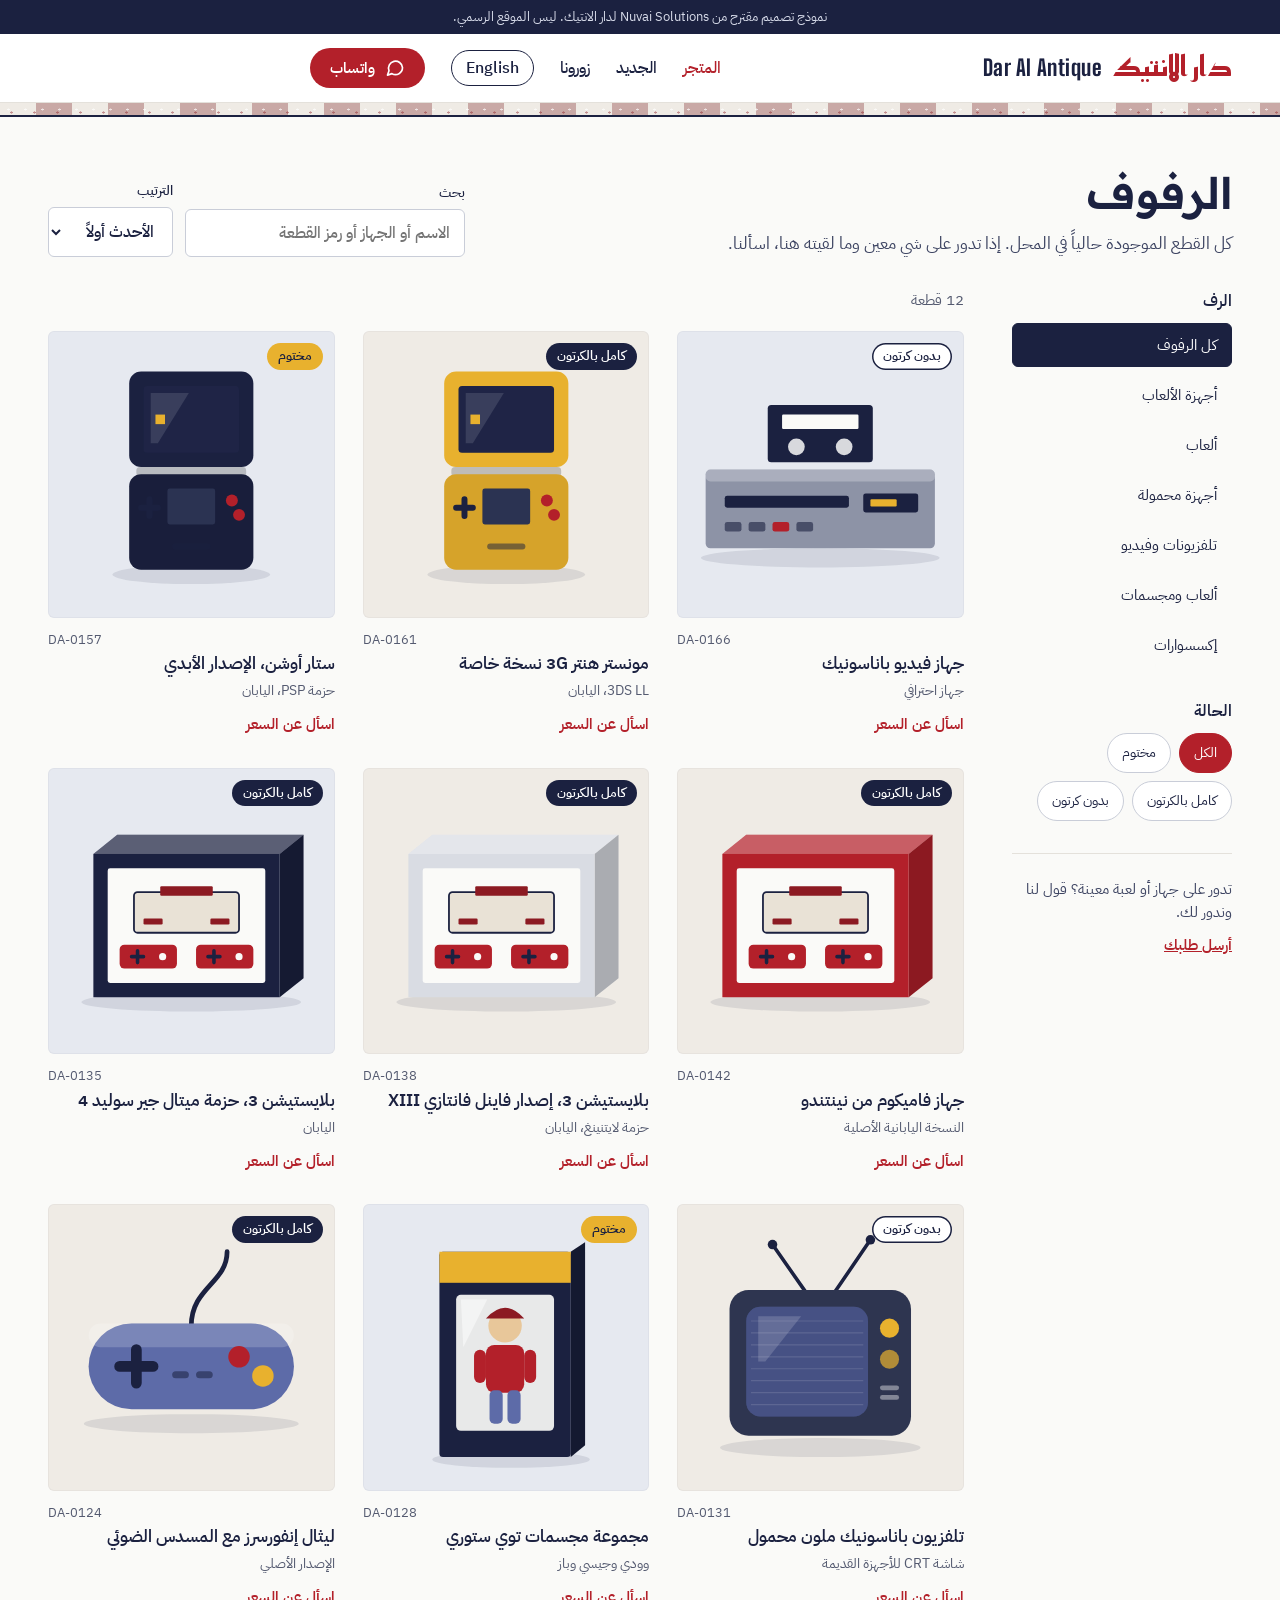
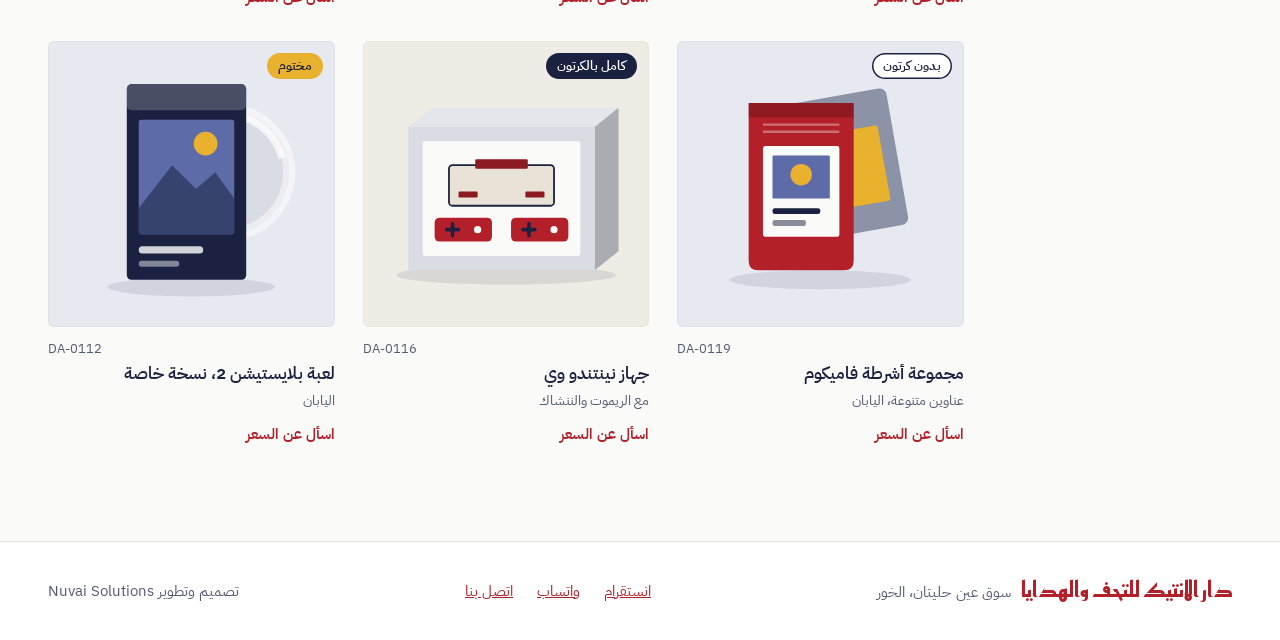
<file: shop.html>
<!doctype html>
<html lang="ar" dir="rtl">
<head>
<meta charset="utf-8">
<meta name="viewport" content="width=device-width, initial-scale=1">
<title>الرفوف | دار الانتيك</title>
<meta name="description" content="دار الانتيك في سوق عين حليتان بالخور: أجهزة وألعاب ومقتنيات الزمن الجميل، من الفاميكوم إلى بلايستيشن 3.">
<meta name="robots" content="noindex, nofollow">
<meta name="theme-color" content="#1B2140">
<link rel="alternate" hreflang="ar" href="https://daralantique-concept.vercel.app/shop.html">
<link rel="alternate" hreflang="en" href="https://daralantique-concept.vercel.app/en/shop.html">
<meta property="og:type" content="website">
<meta property="og:locale" content="ar_QA">
<meta property="og:title" content="الرفوف | دار الانتيك">
<meta property="og:description" content="دار الانتيك في سوق عين حليتان بالخور: أجهزة وألعاب ومقتنيات الزمن الجميل، من الفاميكوم إلى بلايستيشن 3.">
<meta property="og:url" content="https://daralantique-concept.vercel.app/shop.html">
<meta property="og:image" content="https://daralantique-concept.vercel.app/assets/og.png">
<meta property="og:image:width" content="1200">
<meta property="og:image:height" content="630">
<meta name="twitter:card" content="summary_large_image">
<link rel="icon" href="assets/favicon.svg" type="image/svg+xml">
<link rel="preload" href="assets/fonts/big-shoulders-display-latin-800-normal.woff2" as="font" type="font/woff2" crossorigin>
<link rel="stylesheet" href="assets/style.css">
</head>
<body>
<div class="concept">نموذج تصميم مقترح من Nuvai Solutions لدار الانتيك. ليس الموقع الرسمي.</div>
<header class="site-header">
<div class="wrap">
<a class="brand" href="./"><span class="brand-ar" lang="ar">دار الانتيك</span><span class="brand-en" lang="en">Dar Al Antique</span></a>
<nav class="nav" aria-label="القائمة"><a href="shop.html" aria-current="page">المتجر</a><a href="./#new">الجديد</a><a href="./#visit">زورونا</a><a class="lang lang-switch" href="en/shop.html" lang="en" hreflang="en">English</a><a class="btn btn-red btn-sm" href="https://wa.me/97477303088"><svg aria-hidden="true" width="20" height="20" viewBox="0 0 24 24" fill="none" stroke="currentColor" stroke-width="2" stroke-linecap="round" stroke-linejoin="round"><path d="M21 11.5a8.4 8.4 0 0 1-12.6 7.3L3 20.5l1.8-5.2A8.4 8.4 0 1 1 21 11.5z"/></svg>واتساب</a></nav>
<div class="header-tools">
<a class="lang-m lang-switch" href="en/shop.html" lang="en" hreflang="en">English</a>
<details class="menu"><summary aria-label="القائمة"><svg aria-hidden="true" width="20" height="20" viewBox="0 0 24 24" fill="none" stroke="currentColor" stroke-width="2" stroke-linecap="round"><path d="M4 7h16M4 12h16M4 17h16"/></svg></summary><div class="menu-panel"><a href="shop.html">المتجر</a><a href="./#new">الجديد</a><a href="./#visit">زورونا</a><a class="btn btn-red" href="https://wa.me/97477303088"><svg aria-hidden="true" width="20" height="20" viewBox="0 0 24 24" fill="none" stroke="currentColor" stroke-width="2" stroke-linecap="round" stroke-linejoin="round"><path d="M21 11.5a8.4 8.4 0 0 1-12.6 7.3L3 20.5l1.8-5.2A8.4 8.4 0 1 1 21 11.5z"/></svg>واتساب</a></div></details>
</div>
</div>
</header>
<div class="floor" aria-hidden="true" style="height:14px;border-bottom:2px solid #1B2140"></div>
<main class="wrap">
<div class="page-head">
<div><h1 class="display page-title">الرفوف</h1><p>كل القطع الموجودة حالياً في المحل. إذا تدور على شي معين وما لقيته هنا، اسألنا.</p></div>
<div class="controls">
<label class="field">بحث<input id="q" type="search" placeholder="الاسم أو الجهاز أو رمز القطعة" autocomplete="off"></label>
<label class="field">الترتيب<select id="sort"><option value="new">الأحدث أولاً</option><option value="name">الاسم أبجدياً</option></select></label>
</div>
</div>
<div class="catalog">
<aside class="filters" aria-label="التصنيف">
<fieldset class="shelves"><legend>الرف</legend><button type="button" class="f-shelf" data-shelf="all" aria-pressed="true">كل الرفوف</button><button type="button" class="f-shelf" data-shelf="consoles" aria-pressed="false">أجهزة الألعاب</button><button type="button" class="f-shelf" data-shelf="games" aria-pressed="false">ألعاب</button><button type="button" class="f-shelf" data-shelf="handhelds" aria-pressed="false">أجهزة محمولة</button><button type="button" class="f-shelf" data-shelf="tv" aria-pressed="false">تلفزيونات وفيديو</button><button type="button" class="f-shelf" data-shelf="toys" aria-pressed="false">ألعاب ومجسمات</button><button type="button" class="f-shelf" data-shelf="accessories" aria-pressed="false">إكسسوارات</button></fieldset>
<fieldset><legend>الحالة</legend><div class="chips"><button type="button" class="f-cond" data-cond="all" aria-pressed="true">الكل</button><button type="button" class="f-cond" data-cond="sealed" aria-pressed="false">مختوم</button><button type="button" class="f-cond" data-cond="cib" aria-pressed="false">كامل بالكرتون</button><button type="button" class="f-cond" data-cond="loose" aria-pressed="false">بدون كرتون</button></div></fieldset>
<div class="request"><p>تدور على جهاز أو لعبة معينة؟ قول لنا وندور لك.</p><a href="https://wa.me/97477303088?text=%D8%A7%D9%84%D8%B3%D9%84%D8%A7%D9%85%20%D8%B9%D9%84%D9%8A%D9%83%D9%85%D8%8C%20%D8%A3%D8%AF%D9%88%D8%B1%20%D8%B9%D9%84%D9%89%20">أرسل طلبك</a></div>
</aside>
<section class="results" aria-label="القطع">
<p class="count" id="count" role="status"></p>
<div class="grid-cards" id="grid">
<a class="card" href="item.html?code=DA-0142" data-cat="consoles" data-cond="cib" data-code="DA-0142" data-name="جهاز فاميكوم من نينتندو" data-search="nintendo family computer japanese famicom, original model nintendo famicom جهاز فاميكوم من نينتندو النسخة اليابانية الأصلية da-0142">
<div style="position:relative"><div class="art" data-kind="console" data-tint="#B3202A" data-bg="#EFEBE5"></div><span class="badge badge-ink">كامل بالكرتون</span></div>
<span class="card-meta"><span class="card-code" dir="ltr">DA-0142</span><span class="card-name">جهاز فاميكوم من نينتندو</span><span class="card-sub">النسخة اليابانية الأصلية</span></span>
<span class="card-price">اسأل عن السعر</span>
</a>
<a class="card" href="item.html?code=DA-0157" data-cat="handhelds" data-cond="sealed" data-code="DA-0157" data-name="ستار أوشن، الإصدار الأبدي" data-search="star ocean: first departure, eternal edition psp bundle, japan playstation portable ستار أوشن، الإصدار الأبدي حزمة psp، اليابان da-0157">
<div style="position:relative"><div class="art" data-kind="handheld" data-tint="#1B2140" data-bg="#E6E9F0"></div><span class="badge badge-gold">مختوم</span></div>
<span class="card-meta"><span class="card-code" dir="ltr">DA-0157</span><span class="card-name">ستار أوشن، الإصدار الأبدي</span><span class="card-sub">حزمة PSP، اليابان</span></span>
<span class="card-price">اسأل عن السعر</span>
</a>
<a class="card" href="item.html?code=DA-0161" data-cat="handhelds" data-cond="cib" data-code="DA-0161" data-name="مونستر هنتر 3G نسخة خاصة" data-search="monster hunter 3g special pack nintendo 3ds ll, japan nintendo 3ds ll مونستر هنتر 3g نسخة خاصة 3ds ll، اليابان da-0161">
<div style="position:relative"><div class="art" data-kind="handheld" data-tint="#E8B12E" data-bg="#EFEBE5"></div><span class="badge badge-ink">كامل بالكرتون</span></div>
<span class="card-meta"><span class="card-code" dir="ltr">DA-0161</span><span class="card-name">مونستر هنتر 3G نسخة خاصة</span><span class="card-sub">3DS LL، اليابان</span></span>
<span class="card-price">اسأل عن السعر</span>
</a>
<a class="card" href="item.html?code=DA-0166" data-cat="tv" data-cond="loose" data-code="DA-0166" data-name="جهاز فيديو باناسونيك" data-search="panasonic video tape recorder professional deck panasonic جهاز فيديو باناسونيك جهاز احترافي da-0166">
<div style="position:relative"><div class="art" data-kind="vcr" data-tint="#8D93A6" data-bg="#E6E9F0"></div><span class="badge badge-line">بدون كرتون</span></div>
<span class="card-meta"><span class="card-code" dir="ltr">DA-0166</span><span class="card-name">جهاز فيديو باناسونيك</span><span class="card-sub">جهاز احترافي</span></span>
<span class="card-price">اسأل عن السعر</span>
</a>
<a class="card" href="item.html?code=DA-0138" data-cat="consoles" data-cond="cib" data-code="DA-0138" data-name="بلايستيشن 3، إصدار فاينل فانتازي XIII" data-search="playstation 3, final fantasy xiii edition lightning bundle, japan playstation 3 بلايستيشن 3، إصدار فاينل فانتازي xiii حزمة لايتنينغ، اليابان da-0138">
<div style="position:relative"><div class="art" data-kind="console" data-tint="#D9DCE3" data-bg="#EFEBE5"></div><span class="badge badge-ink">كامل بالكرتون</span></div>
<span class="card-meta"><span class="card-code" dir="ltr">DA-0138</span><span class="card-name">بلايستيشن 3، إصدار فاينل فانتازي XIII</span><span class="card-sub">حزمة لايتنينغ، اليابان</span></span>
<span class="card-price">اسأل عن السعر</span>
</a>
<a class="card" href="item.html?code=DA-0135" data-cat="consoles" data-cond="cib" data-code="DA-0135" data-name="بلايستيشن 3، حزمة ميتال جير سوليد 4" data-search="playstation 3, metal gear solid 4 bundle japan playstation 3 بلايستيشن 3، حزمة ميتال جير سوليد 4 اليابان da-0135">
<div style="position:relative"><div class="art" data-kind="console" data-tint="#1B2140" data-bg="#E6E9F0"></div><span class="badge badge-ink">كامل بالكرتون</span></div>
<span class="card-meta"><span class="card-code" dir="ltr">DA-0135</span><span class="card-name">بلايستيشن 3، حزمة ميتال جير سوليد 4</span><span class="card-sub">اليابان</span></span>
<span class="card-price">اسأل عن السعر</span>
</a>
<a class="card" href="item.html?code=DA-0131" data-cat="tv" data-cond="loose" data-code="DA-0131" data-name="تلفزيون باناسونيك ملون محمول" data-search="panasonic portable colour tv crt, ideal for retro consoles panasonic تلفزيون باناسونيك ملون محمول شاشة crt للأجهزة القديمة da-0131">
<div style="position:relative"><div class="art" data-kind="tv" data-tint="#2E3550" data-bg="#EFEBE5"></div><span class="badge badge-line">بدون كرتون</span></div>
<span class="card-meta"><span class="card-code" dir="ltr">DA-0131</span><span class="card-name">تلفزيون باناسونيك ملون محمول</span><span class="card-sub">شاشة CRT للأجهزة القديمة</span></span>
<span class="card-price">اسأل عن السعر</span>
</a>
<a class="card" href="item.html?code=DA-0128" data-cat="toys" data-cond="sealed" data-code="DA-0128" data-name="مجموعة مجسمات توي ستوري" data-search="toy story figure set woody, jessie and buzz figures مجموعة مجسمات توي ستوري وودي وجيسي وباز da-0128">
<div style="position:relative"><div class="art" data-kind="figure" data-tint="#1B2140" data-bg="#E6E9F0"></div><span class="badge badge-gold">مختوم</span></div>
<span class="card-meta"><span class="card-code" dir="ltr">DA-0128</span><span class="card-name">مجموعة مجسمات توي ستوري</span><span class="card-sub">وودي وجيسي وباز</span></span>
<span class="card-price">اسأل عن السعر</span>
</a>
<a class="card" href="item.html?code=DA-0124" data-cat="accessories" data-cond="cib" data-code="DA-0124" data-name="ليثال إنفورسرز مع المسدس الضوئي" data-search="lethal enforcers with light gun original release light gun game ليثال إنفورسرز مع المسدس الضوئي الإصدار الأصلي da-0124">
<div style="position:relative"><div class="art" data-kind="pad" data-tint="#5D6BA8" data-bg="#EFEBE5"></div><span class="badge badge-ink">كامل بالكرتون</span></div>
<span class="card-meta"><span class="card-code" dir="ltr">DA-0124</span><span class="card-name">ليثال إنفورسرز مع المسدس الضوئي</span><span class="card-sub">الإصدار الأصلي</span></span>
<span class="card-price">اسأل عن السعر</span>
</a>
<a class="card" href="item.html?code=DA-0119" data-cat="games" data-cond="loose" data-code="DA-0119" data-name="مجموعة أشرطة فاميكوم" data-search="famicom cartridge lot assorted titles, japan nintendo famicom مجموعة أشرطة فاميكوم عناوين متنوعة، اليابان da-0119">
<div style="position:relative"><div class="art" data-kind="cart" data-tint="#B3202A" data-bg="#E6E9F0"></div><span class="badge badge-line">بدون كرتون</span></div>
<span class="card-meta"><span class="card-code" dir="ltr">DA-0119</span><span class="card-name">مجموعة أشرطة فاميكوم</span><span class="card-sub">عناوين متنوعة، اليابان</span></span>
<span class="card-price">اسأل عن السعر</span>
</a>
<a class="card" href="item.html?code=DA-0116" data-cat="consoles" data-cond="cib" data-code="DA-0116" data-name="جهاز نينتندو وي" data-search="nintendo wii console with remote and nunchuk nintendo wii جهاز نينتندو وي مع الريموت والننشاك da-0116">
<div style="position:relative"><div class="art" data-kind="console" data-tint="#D9DCE3" data-bg="#EFEBE5"></div><span class="badge badge-ink">كامل بالكرتون</span></div>
<span class="card-meta"><span class="card-code" dir="ltr">DA-0116</span><span class="card-name">جهاز نينتندو وي</span><span class="card-sub">مع الريموت والننشاك</span></span>
<span class="card-price">اسأل عن السعر</span>
</a>
<a class="card" href="item.html?code=DA-0112" data-cat="games" data-cond="sealed" data-code="DA-0112" data-name="لعبة بلايستيشن 2، نسخة خاصة" data-search="playstation 2 game, special edition japan playstation 2 لعبة بلايستيشن 2، نسخة خاصة اليابان da-0112">
<div style="position:relative"><div class="art" data-kind="disc" data-tint="#1B2140" data-bg="#E6E9F0"></div><span class="badge badge-gold">مختوم</span></div>
<span class="card-meta"><span class="card-code" dir="ltr">DA-0112</span><span class="card-name">لعبة بلايستيشن 2، نسخة خاصة</span><span class="card-sub">اليابان</span></span>
<span class="card-price">اسأل عن السعر</span>
</a>
</div>
<div class="empty" id="empty" hidden>
<p style="font-size:18px;font-weight:600">ما فيه شي على هذا الرف بهذه المواصفات حالياً.</p>
<p style="color:#3D4462">جرب تصنيف ثاني، أو راسلنا ونبلغك لما توصل قطعة.</p>
<button type="button" class="btn btn-line btn-sm" id="clear">مسح التصنيف</button>
</div>
</section>
</div>
</main>
<footer class="site-footer"><div class="wrap">
<div class="footer-brand"><span class="brand-ar" lang="ar">دار الانتيك للتحف والهدايا</span><span>سوق عين حليتان، الخور</span></div>
<nav aria-label="حساباتنا"><a href="https://www.instagram.com/daralantique/">انستقرام</a><a href="https://wa.me/97477303088">واتساب</a><a href="tel:+97477303088">اتصل بنا</a></nav>
<span>تصميم وتطوير Nuvai Solutions</span>
</div></footer>
<script src="assets/art.js"></script>
<script src="assets/site.js"></script>
<script src="assets/catalog.js"></script>
</body>
</html>
</file>
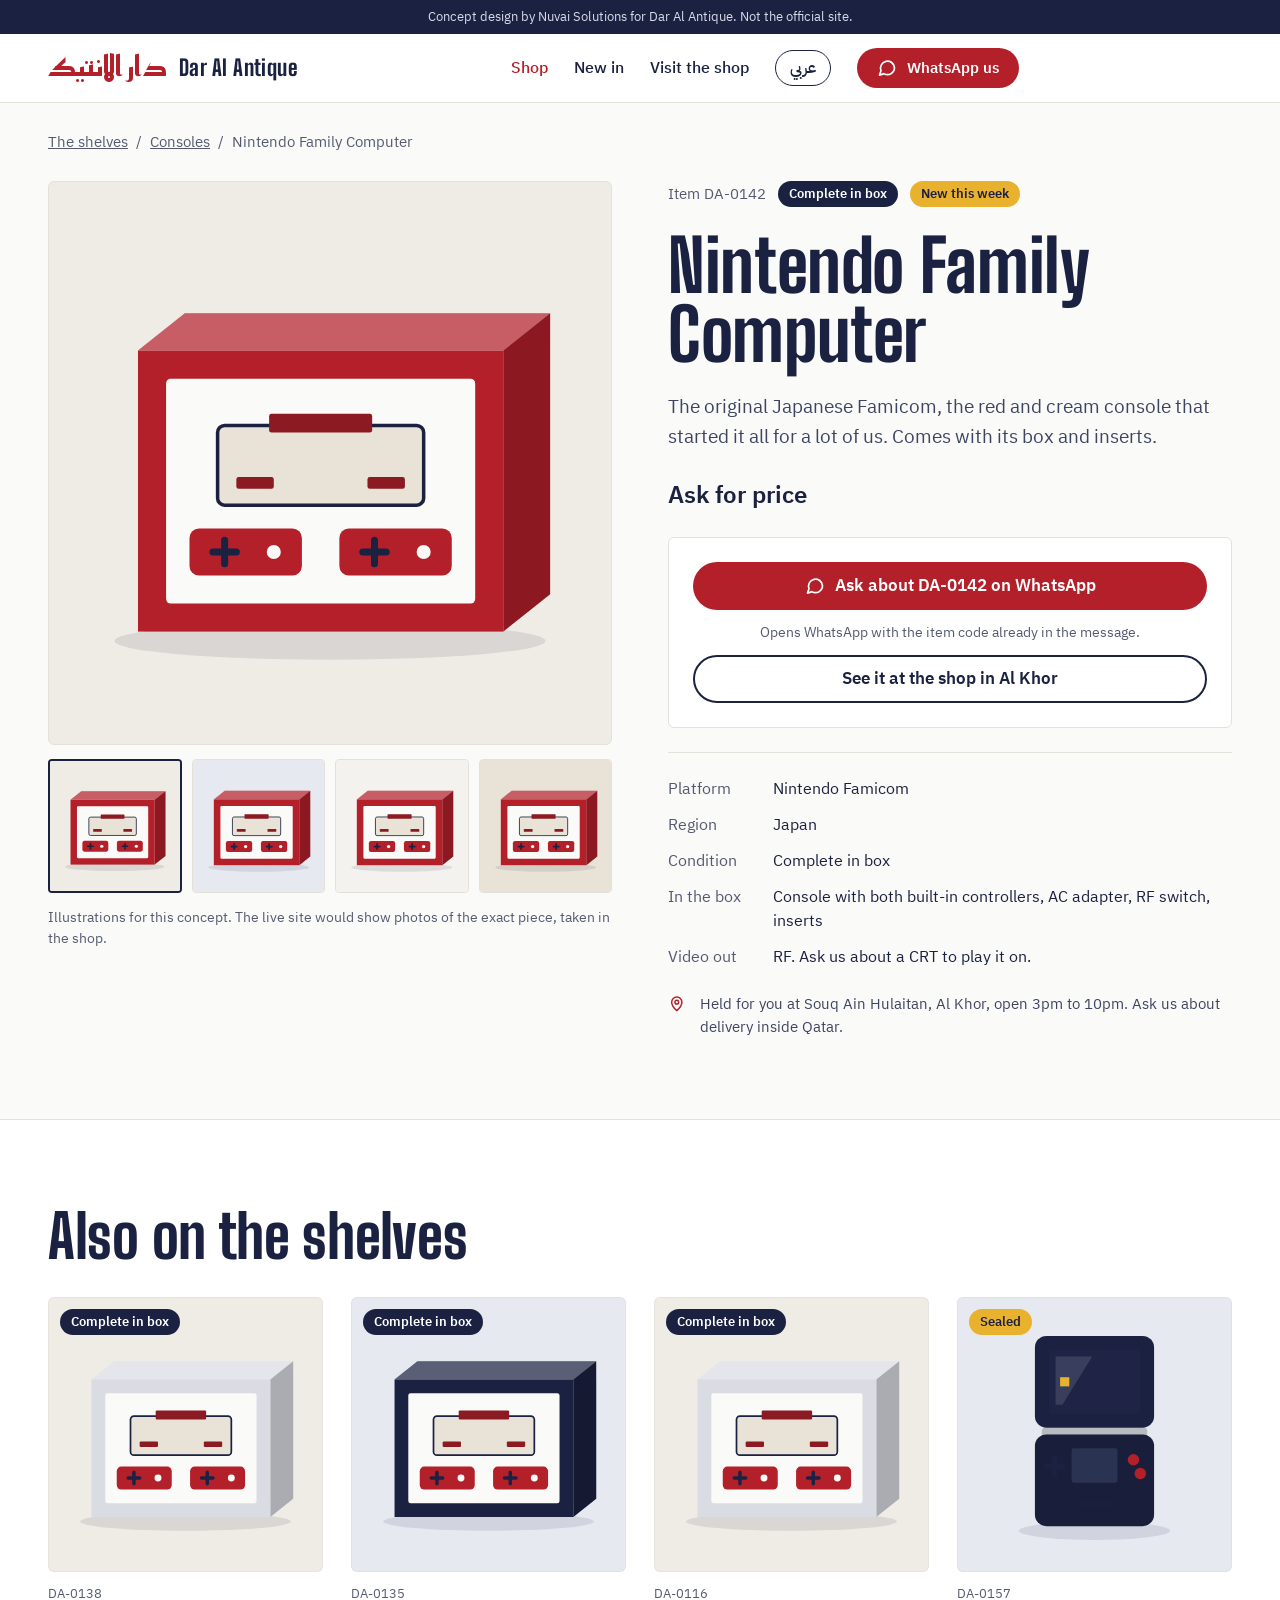
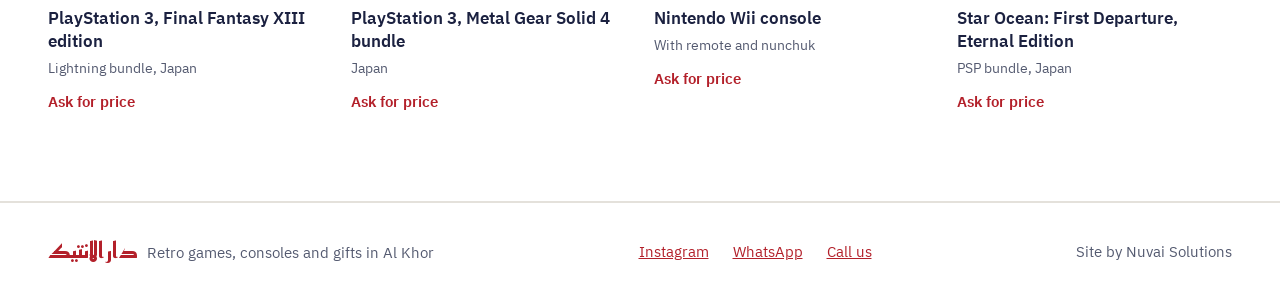
<file: en/item.html>
<!doctype html>
<html lang="en">
<head>
<meta charset="utf-8">
<meta name="viewport" content="width=device-width, initial-scale=1">
<title>Item | Dar Al Antique</title>
<meta name="description" content="Dar Al Antique in Souq Ain Hulaitan, Al Khor: retro consoles, games and toys, from the Famicom to the PS3.">
<meta name="robots" content="noindex, nofollow">
<meta name="theme-color" content="#1B2140">
<link rel="alternate" hreflang="en" href="https://daralantique-concept.vercel.app/en/item.html">
<link rel="alternate" hreflang="ar" href="https://daralantique-concept.vercel.app/item.html">
<meta property="og:type" content="website">
<meta property="og:locale" content="en_US">
<meta property="og:title" content="Item | Dar Al Antique">
<meta property="og:description" content="Dar Al Antique in Souq Ain Hulaitan, Al Khor: retro consoles, games and toys, from the Famicom to the PS3.">
<meta property="og:url" content="https://daralantique-concept.vercel.app/en/item.html">
<meta property="og:image" content="https://daralantique-concept.vercel.app/assets/og.png">
<meta property="og:image:width" content="1200">
<meta property="og:image:height" content="630">
<meta name="twitter:card" content="summary_large_image">
<link rel="icon" href="../assets/favicon.svg" type="image/svg+xml">
<link rel="preload" href="../assets/fonts/big-shoulders-display-latin-800-normal.woff2" as="font" type="font/woff2" crossorigin>
<link rel="stylesheet" href="../assets/style.css">
</head>
<body>
<div class="concept">Concept design by Nuvai Solutions for Dar Al Antique. Not the official site.</div>
<header class="site-header">
<div class="wrap">
<a class="brand" href="./"><span class="brand-ar" lang="ar">دار الانتيك</span><span class="brand-en" lang="en">Dar Al Antique</span></a>
<nav class="nav" aria-label="Menu"><a href="shop.html" aria-current="page">Shop</a><a href="./#new">New in</a><a href="./#visit">Visit the shop</a><a class="lang lang-switch" href="../item.html" lang="ar" hreflang="ar">عربي</a><a class="btn btn-red btn-sm" href="https://wa.me/97477303088"><svg aria-hidden="true" width="20" height="20" viewBox="0 0 24 24" fill="none" stroke="currentColor" stroke-width="2" stroke-linecap="round" stroke-linejoin="round"><path d="M21 11.5a8.4 8.4 0 0 1-12.6 7.3L3 20.5l1.8-5.2A8.4 8.4 0 1 1 21 11.5z"/></svg>WhatsApp us</a></nav>
<div class="header-tools">
<a class="lang-m lang-switch" href="../item.html" lang="ar" hreflang="ar">عربي</a>
<details class="menu"><summary aria-label="Menu"><svg aria-hidden="true" width="20" height="20" viewBox="0 0 24 24" fill="none" stroke="currentColor" stroke-width="2" stroke-linecap="round"><path d="M4 7h16M4 12h16M4 17h16"/></svg></summary><div class="menu-panel"><a href="shop.html">Shop</a><a href="./#new">New in</a><a href="./#visit">Visit the shop</a><a class="btn btn-red" href="https://wa.me/97477303088"><svg aria-hidden="true" width="20" height="20" viewBox="0 0 24 24" fill="none" stroke="currentColor" stroke-width="2" stroke-linecap="round" stroke-linejoin="round"><path d="M21 11.5a8.4 8.4 0 0 1-12.6 7.3L3 20.5l1.8-5.2A8.4 8.4 0 1 1 21 11.5z"/></svg>WhatsApp us</a></div></details>
</div>
</div>
</header>
<main class="wrap">
<nav class="crumbs" aria-label="Breadcrumb"><a href="shop.html">The shelves</a><span aria-hidden="true">/</span><a id="crumb-shelf" href="shop.html"></a><span aria-hidden="true">/</span><span id="crumb-name" aria-current="page"></span></nav>
<div class="item">
<div class="gallery">
<div class="gallery-main"><div class="art" id="main-art" data-kind="console" data-tint="#B3202A" data-bg="#EFEBE5"></div></div>
<div class="thumbs" id="thumbs"></div>
<p class="note">Illustrations for this concept. The live site would show photos of the exact piece, taken in the shop.</p>
</div>
<div class="item-info">
<div class="tags"><span class="card-code" id="code" style="font-size:15px"></span><span class="badge" id="cond"></span><span class="badge badge-gold" id="isnew" hidden>New this week</span></div>
<h1 class="display page-title" id="name"></h1>
<p class="lede" id="desc"></p>
<p class="price">Ask for price</p>
<div class="ask">
<a class="btn btn-red" id="ask" href="https://wa.me/97477303088"><svg aria-hidden="true" width="20" height="20" viewBox="0 0 24 24" fill="none" stroke="currentColor" stroke-width="2" stroke-linecap="round" stroke-linejoin="round"><path d="M21 11.5a8.4 8.4 0 0 1-12.6 7.3L3 20.5l1.8-5.2A8.4 8.4 0 1 1 21 11.5z"/></svg><span id="ask-label"></span></a>
<p>Opens WhatsApp with the item code already in the message.</p>
<a class="btn btn-line" href="./#visit">See it at the shop in Al Khor</a>
</div>
<dl class="specs" id="specs"></dl>
<div class="pickup"><svg aria-hidden="true" width="22" height="22" viewBox="0 0 24 24" fill="none" stroke="#B3202A" stroke-width="2" stroke-linecap="round" stroke-linejoin="round"><path d="M12 21s-7-6.2-7-11.5a7 7 0 0 1 14 0C19 14.8 12 21 12 21z"/><circle cx="12" cy="9.5" r="2.5"/></svg><span>Held for you at Souq Ain Hulaitan, Al Khor, open 3pm to 10pm. Ask us about delivery inside Qatar.</span></div>
</div>
</div>
</main>
<section class="section section-white" aria-labelledby="also-title">
<div class="wrap">
<h2 id="also-title" class="display h2" style="margin-bottom:32px">Also on the shelves</h2>
<div class="grid-cards" id="related"></div>
</div>
</section>
<footer class="site-footer"><div class="wrap">
<div class="footer-brand"><span class="brand-ar" lang="ar">دار الانتيك</span><span>Retro games, consoles and gifts in Al Khor</span></div>
<nav aria-label="Social"><a href="https://www.instagram.com/daralantique/">Instagram</a><a href="https://wa.me/97477303088">WhatsApp</a><a href="tel:+97477303088">Call us</a></nav>
<span>Site by Nuvai Solutions</span>
</div></footer>
<script src="../assets/art.js"></script>
<script src="../assets/site.js"></script>
<script src="../assets/data.js"></script>
<script src="../assets/item.js"></script>
</body>
</html>
</file>
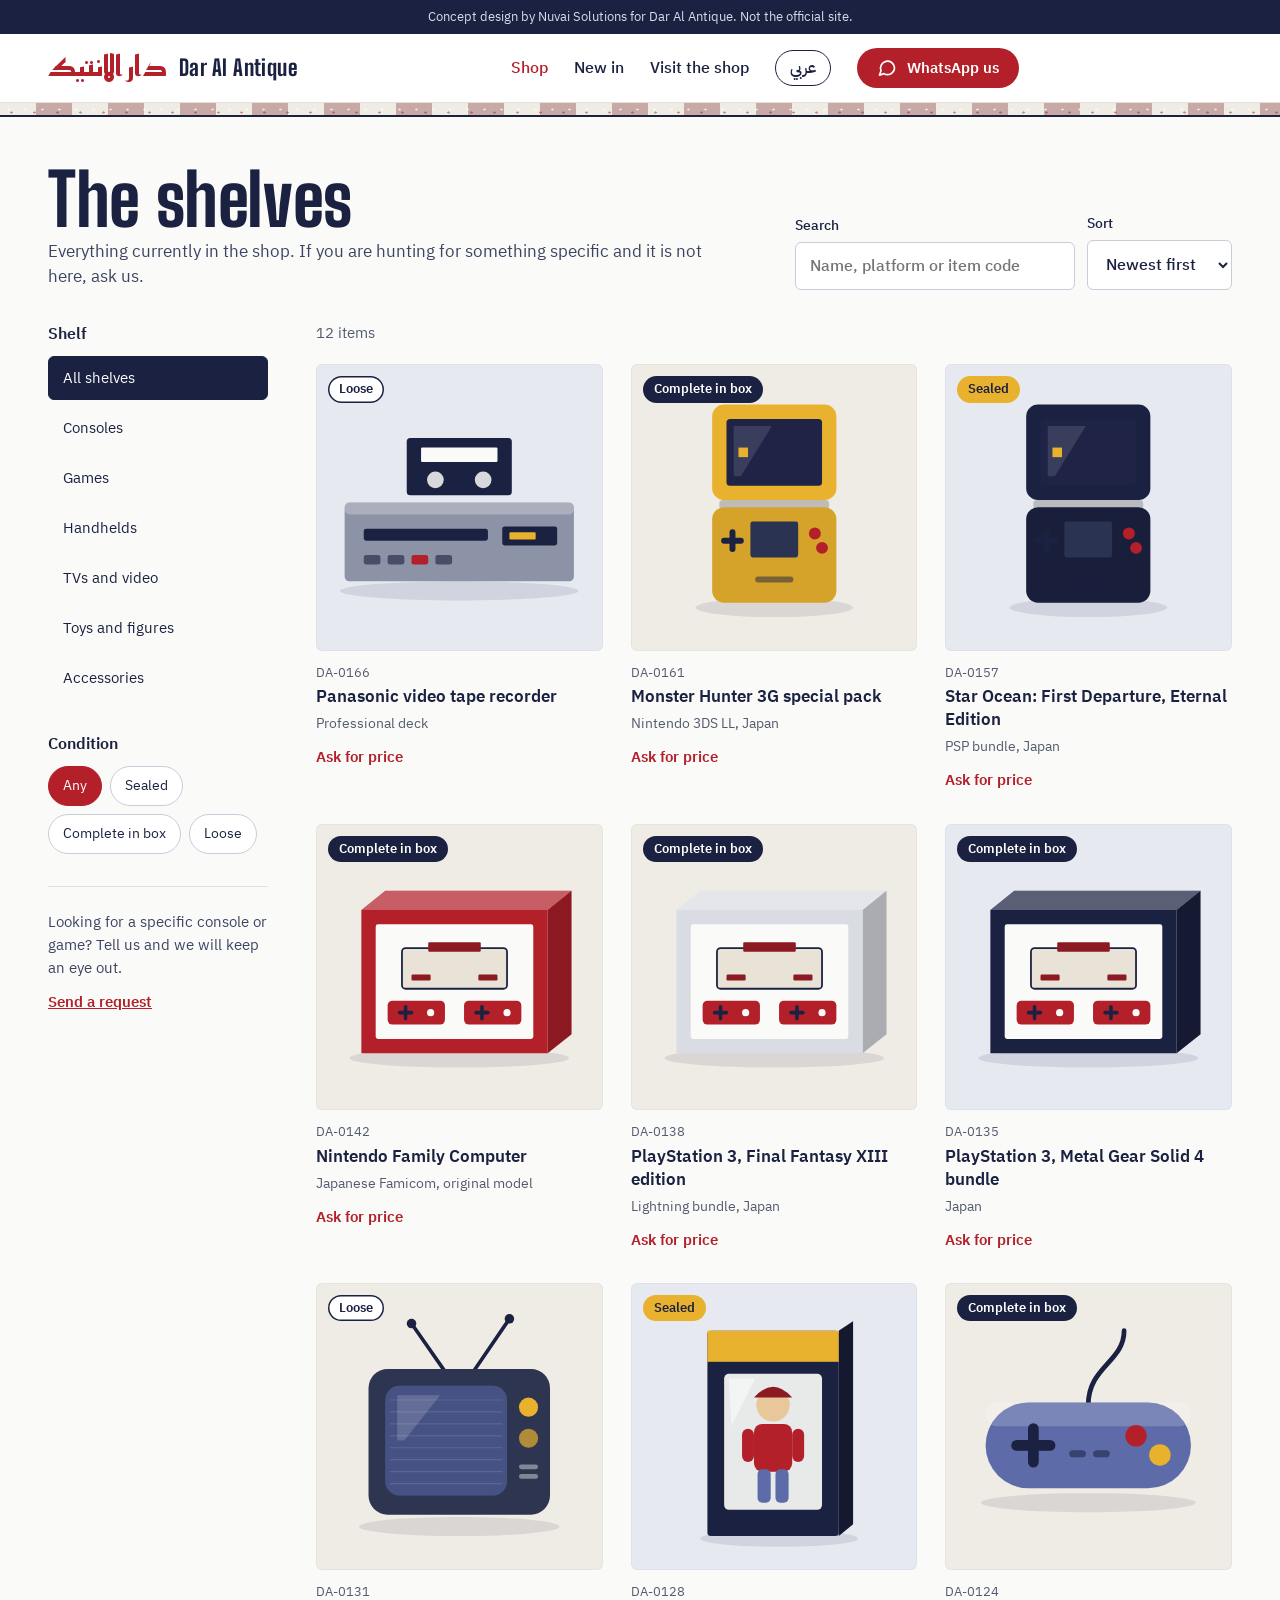
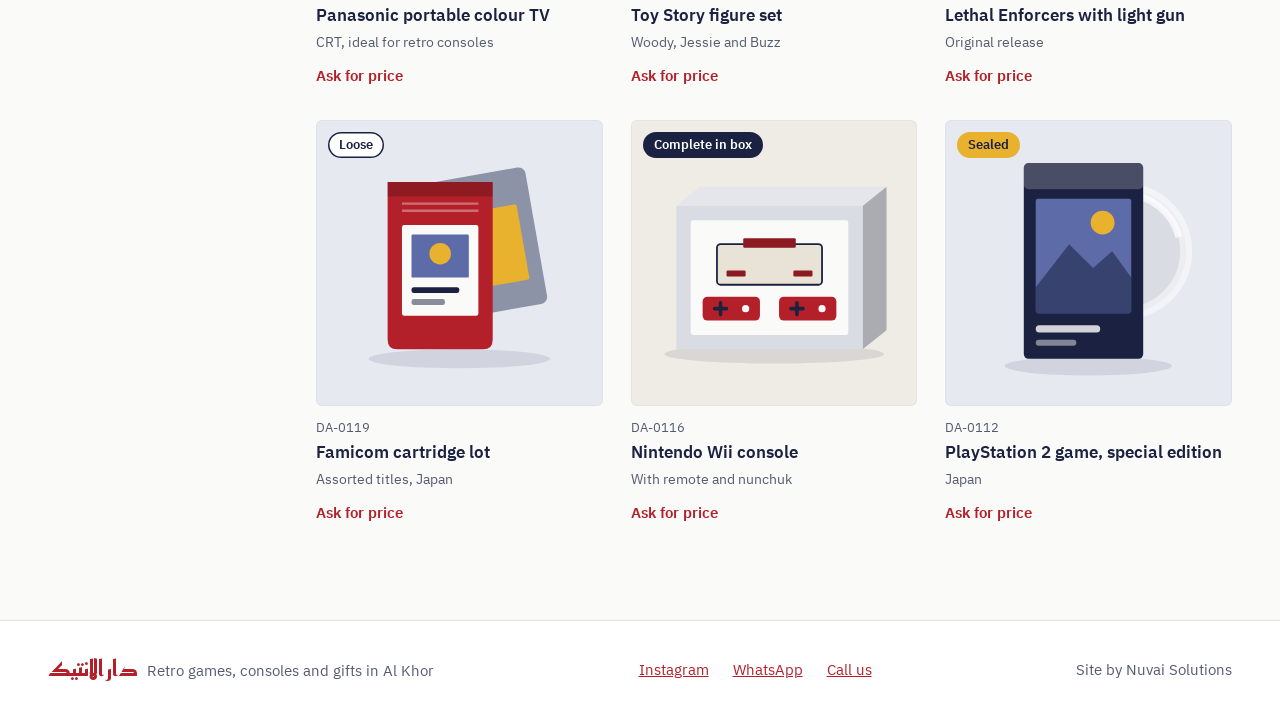
<file: en/shop.html>
<!doctype html>
<html lang="en">
<head>
<meta charset="utf-8">
<meta name="viewport" content="width=device-width, initial-scale=1">
<title>The shelves | Dar Al Antique</title>
<meta name="description" content="Dar Al Antique in Souq Ain Hulaitan, Al Khor: retro consoles, games and toys, from the Famicom to the PS3.">
<meta name="robots" content="noindex, nofollow">
<meta name="theme-color" content="#1B2140">
<link rel="alternate" hreflang="en" href="https://daralantique-concept.vercel.app/en/shop.html">
<link rel="alternate" hreflang="ar" href="https://daralantique-concept.vercel.app/shop.html">
<meta property="og:type" content="website">
<meta property="og:locale" content="en_US">
<meta property="og:title" content="The shelves | Dar Al Antique">
<meta property="og:description" content="Dar Al Antique in Souq Ain Hulaitan, Al Khor: retro consoles, games and toys, from the Famicom to the PS3.">
<meta property="og:url" content="https://daralantique-concept.vercel.app/en/shop.html">
<meta property="og:image" content="https://daralantique-concept.vercel.app/assets/og.png">
<meta property="og:image:width" content="1200">
<meta property="og:image:height" content="630">
<meta name="twitter:card" content="summary_large_image">
<link rel="icon" href="../assets/favicon.svg" type="image/svg+xml">
<link rel="preload" href="../assets/fonts/big-shoulders-display-latin-800-normal.woff2" as="font" type="font/woff2" crossorigin>
<link rel="stylesheet" href="../assets/style.css">
</head>
<body>
<div class="concept">Concept design by Nuvai Solutions for Dar Al Antique. Not the official site.</div>
<header class="site-header">
<div class="wrap">
<a class="brand" href="./"><span class="brand-ar" lang="ar">دار الانتيك</span><span class="brand-en" lang="en">Dar Al Antique</span></a>
<nav class="nav" aria-label="Menu"><a href="shop.html" aria-current="page">Shop</a><a href="./#new">New in</a><a href="./#visit">Visit the shop</a><a class="lang lang-switch" href="../shop.html" lang="ar" hreflang="ar">عربي</a><a class="btn btn-red btn-sm" href="https://wa.me/97477303088"><svg aria-hidden="true" width="20" height="20" viewBox="0 0 24 24" fill="none" stroke="currentColor" stroke-width="2" stroke-linecap="round" stroke-linejoin="round"><path d="M21 11.5a8.4 8.4 0 0 1-12.6 7.3L3 20.5l1.8-5.2A8.4 8.4 0 1 1 21 11.5z"/></svg>WhatsApp us</a></nav>
<div class="header-tools">
<a class="lang-m lang-switch" href="../shop.html" lang="ar" hreflang="ar">عربي</a>
<details class="menu"><summary aria-label="Menu"><svg aria-hidden="true" width="20" height="20" viewBox="0 0 24 24" fill="none" stroke="currentColor" stroke-width="2" stroke-linecap="round"><path d="M4 7h16M4 12h16M4 17h16"/></svg></summary><div class="menu-panel"><a href="shop.html">Shop</a><a href="./#new">New in</a><a href="./#visit">Visit the shop</a><a class="btn btn-red" href="https://wa.me/97477303088"><svg aria-hidden="true" width="20" height="20" viewBox="0 0 24 24" fill="none" stroke="currentColor" stroke-width="2" stroke-linecap="round" stroke-linejoin="round"><path d="M21 11.5a8.4 8.4 0 0 1-12.6 7.3L3 20.5l1.8-5.2A8.4 8.4 0 1 1 21 11.5z"/></svg>WhatsApp us</a></div></details>
</div>
</div>
</header>
<div class="floor" aria-hidden="true" style="height:14px;border-bottom:2px solid #1B2140"></div>
<main class="wrap">
<div class="page-head">
<div><h1 class="display page-title">The shelves</h1><p>Everything currently in the shop. If you are hunting for something specific and it is not here, ask us.</p></div>
<div class="controls">
<label class="field">Search<input id="q" type="search" placeholder="Name, platform or item code" autocomplete="off"></label>
<label class="field">Sort<select id="sort"><option value="new">Newest first</option><option value="name">Name, A to Z</option></select></label>
</div>
</div>
<div class="catalog">
<aside class="filters" aria-label="Filters">
<fieldset class="shelves"><legend>Shelf</legend><button type="button" class="f-shelf" data-shelf="all" aria-pressed="true">All shelves</button><button type="button" class="f-shelf" data-shelf="consoles" aria-pressed="false">Consoles</button><button type="button" class="f-shelf" data-shelf="games" aria-pressed="false">Games</button><button type="button" class="f-shelf" data-shelf="handhelds" aria-pressed="false">Handhelds</button><button type="button" class="f-shelf" data-shelf="tv" aria-pressed="false">TVs and video</button><button type="button" class="f-shelf" data-shelf="toys" aria-pressed="false">Toys and figures</button><button type="button" class="f-shelf" data-shelf="accessories" aria-pressed="false">Accessories</button></fieldset>
<fieldset><legend>Condition</legend><div class="chips"><button type="button" class="f-cond" data-cond="all" aria-pressed="true">Any</button><button type="button" class="f-cond" data-cond="sealed" aria-pressed="false">Sealed</button><button type="button" class="f-cond" data-cond="cib" aria-pressed="false">Complete in box</button><button type="button" class="f-cond" data-cond="loose" aria-pressed="false">Loose</button></div></fieldset>
<div class="request"><p>Looking for a specific console or game? Tell us and we will keep an eye out.</p><a href="https://wa.me/97477303088?text=Hi%2C%20I%20am%20looking%20for%20">Send a request</a></div>
</aside>
<section class="results" aria-label="Items">
<p class="count" id="count" role="status"></p>
<div class="grid-cards" id="grid">
<a class="card" href="item.html?code=DA-0142" data-cat="consoles" data-cond="cib" data-code="DA-0142" data-name="Nintendo Family Computer" data-search="nintendo family computer japanese famicom, original model nintendo famicom جهاز فاميكوم من نينتندو النسخة اليابانية الأصلية da-0142">
<div style="position:relative"><div class="art" data-kind="console" data-tint="#B3202A" data-bg="#EFEBE5"></div><span class="badge badge-ink">Complete in box</span></div>
<span class="card-meta"><span class="card-code" dir="ltr">DA-0142</span><span class="card-name">Nintendo Family Computer</span><span class="card-sub">Japanese Famicom, original model</span></span>
<span class="card-price">Ask for price</span>
</a>
<a class="card" href="item.html?code=DA-0157" data-cat="handhelds" data-cond="sealed" data-code="DA-0157" data-name="Star Ocean: First Departure, Eternal Edition" data-search="star ocean: first departure, eternal edition psp bundle, japan playstation portable ستار أوشن، الإصدار الأبدي حزمة psp، اليابان da-0157">
<div style="position:relative"><div class="art" data-kind="handheld" data-tint="#1B2140" data-bg="#E6E9F0"></div><span class="badge badge-gold">Sealed</span></div>
<span class="card-meta"><span class="card-code" dir="ltr">DA-0157</span><span class="card-name">Star Ocean: First Departure, Eternal Edition</span><span class="card-sub">PSP bundle, Japan</span></span>
<span class="card-price">Ask for price</span>
</a>
<a class="card" href="item.html?code=DA-0161" data-cat="handhelds" data-cond="cib" data-code="DA-0161" data-name="Monster Hunter 3G special pack" data-search="monster hunter 3g special pack nintendo 3ds ll, japan nintendo 3ds ll مونستر هنتر 3g نسخة خاصة 3ds ll، اليابان da-0161">
<div style="position:relative"><div class="art" data-kind="handheld" data-tint="#E8B12E" data-bg="#EFEBE5"></div><span class="badge badge-ink">Complete in box</span></div>
<span class="card-meta"><span class="card-code" dir="ltr">DA-0161</span><span class="card-name">Monster Hunter 3G special pack</span><span class="card-sub">Nintendo 3DS LL, Japan</span></span>
<span class="card-price">Ask for price</span>
</a>
<a class="card" href="item.html?code=DA-0166" data-cat="tv" data-cond="loose" data-code="DA-0166" data-name="Panasonic video tape recorder" data-search="panasonic video tape recorder professional deck panasonic جهاز فيديو باناسونيك جهاز احترافي da-0166">
<div style="position:relative"><div class="art" data-kind="vcr" data-tint="#8D93A6" data-bg="#E6E9F0"></div><span class="badge badge-line">Loose</span></div>
<span class="card-meta"><span class="card-code" dir="ltr">DA-0166</span><span class="card-name">Panasonic video tape recorder</span><span class="card-sub">Professional deck</span></span>
<span class="card-price">Ask for price</span>
</a>
<a class="card" href="item.html?code=DA-0138" data-cat="consoles" data-cond="cib" data-code="DA-0138" data-name="PlayStation 3, Final Fantasy XIII edition" data-search="playstation 3, final fantasy xiii edition lightning bundle, japan playstation 3 بلايستيشن 3، إصدار فاينل فانتازي xiii حزمة لايتنينغ، اليابان da-0138">
<div style="position:relative"><div class="art" data-kind="console" data-tint="#D9DCE3" data-bg="#EFEBE5"></div><span class="badge badge-ink">Complete in box</span></div>
<span class="card-meta"><span class="card-code" dir="ltr">DA-0138</span><span class="card-name">PlayStation 3, Final Fantasy XIII edition</span><span class="card-sub">Lightning bundle, Japan</span></span>
<span class="card-price">Ask for price</span>
</a>
<a class="card" href="item.html?code=DA-0135" data-cat="consoles" data-cond="cib" data-code="DA-0135" data-name="PlayStation 3, Metal Gear Solid 4 bundle" data-search="playstation 3, metal gear solid 4 bundle japan playstation 3 بلايستيشن 3، حزمة ميتال جير سوليد 4 اليابان da-0135">
<div style="position:relative"><div class="art" data-kind="console" data-tint="#1B2140" data-bg="#E6E9F0"></div><span class="badge badge-ink">Complete in box</span></div>
<span class="card-meta"><span class="card-code" dir="ltr">DA-0135</span><span class="card-name">PlayStation 3, Metal Gear Solid 4 bundle</span><span class="card-sub">Japan</span></span>
<span class="card-price">Ask for price</span>
</a>
<a class="card" href="item.html?code=DA-0131" data-cat="tv" data-cond="loose" data-code="DA-0131" data-name="Panasonic portable colour TV" data-search="panasonic portable colour tv crt, ideal for retro consoles panasonic تلفزيون باناسونيك ملون محمول شاشة crt للأجهزة القديمة da-0131">
<div style="position:relative"><div class="art" data-kind="tv" data-tint="#2E3550" data-bg="#EFEBE5"></div><span class="badge badge-line">Loose</span></div>
<span class="card-meta"><span class="card-code" dir="ltr">DA-0131</span><span class="card-name">Panasonic portable colour TV</span><span class="card-sub">CRT, ideal for retro consoles</span></span>
<span class="card-price">Ask for price</span>
</a>
<a class="card" href="item.html?code=DA-0128" data-cat="toys" data-cond="sealed" data-code="DA-0128" data-name="Toy Story figure set" data-search="toy story figure set woody, jessie and buzz figures مجموعة مجسمات توي ستوري وودي وجيسي وباز da-0128">
<div style="position:relative"><div class="art" data-kind="figure" data-tint="#1B2140" data-bg="#E6E9F0"></div><span class="badge badge-gold">Sealed</span></div>
<span class="card-meta"><span class="card-code" dir="ltr">DA-0128</span><span class="card-name">Toy Story figure set</span><span class="card-sub">Woody, Jessie and Buzz</span></span>
<span class="card-price">Ask for price</span>
</a>
<a class="card" href="item.html?code=DA-0124" data-cat="accessories" data-cond="cib" data-code="DA-0124" data-name="Lethal Enforcers with light gun" data-search="lethal enforcers with light gun original release light gun game ليثال إنفورسرز مع المسدس الضوئي الإصدار الأصلي da-0124">
<div style="position:relative"><div class="art" data-kind="pad" data-tint="#5D6BA8" data-bg="#EFEBE5"></div><span class="badge badge-ink">Complete in box</span></div>
<span class="card-meta"><span class="card-code" dir="ltr">DA-0124</span><span class="card-name">Lethal Enforcers with light gun</span><span class="card-sub">Original release</span></span>
<span class="card-price">Ask for price</span>
</a>
<a class="card" href="item.html?code=DA-0119" data-cat="games" data-cond="loose" data-code="DA-0119" data-name="Famicom cartridge lot" data-search="famicom cartridge lot assorted titles, japan nintendo famicom مجموعة أشرطة فاميكوم عناوين متنوعة، اليابان da-0119">
<div style="position:relative"><div class="art" data-kind="cart" data-tint="#B3202A" data-bg="#E6E9F0"></div><span class="badge badge-line">Loose</span></div>
<span class="card-meta"><span class="card-code" dir="ltr">DA-0119</span><span class="card-name">Famicom cartridge lot</span><span class="card-sub">Assorted titles, Japan</span></span>
<span class="card-price">Ask for price</span>
</a>
<a class="card" href="item.html?code=DA-0116" data-cat="consoles" data-cond="cib" data-code="DA-0116" data-name="Nintendo Wii console" data-search="nintendo wii console with remote and nunchuk nintendo wii جهاز نينتندو وي مع الريموت والننشاك da-0116">
<div style="position:relative"><div class="art" data-kind="console" data-tint="#D9DCE3" data-bg="#EFEBE5"></div><span class="badge badge-ink">Complete in box</span></div>
<span class="card-meta"><span class="card-code" dir="ltr">DA-0116</span><span class="card-name">Nintendo Wii console</span><span class="card-sub">With remote and nunchuk</span></span>
<span class="card-price">Ask for price</span>
</a>
<a class="card" href="item.html?code=DA-0112" data-cat="games" data-cond="sealed" data-code="DA-0112" data-name="PlayStation 2 game, special edition" data-search="playstation 2 game, special edition japan playstation 2 لعبة بلايستيشن 2، نسخة خاصة اليابان da-0112">
<div style="position:relative"><div class="art" data-kind="disc" data-tint="#1B2140" data-bg="#E6E9F0"></div><span class="badge badge-gold">Sealed</span></div>
<span class="card-meta"><span class="card-code" dir="ltr">DA-0112</span><span class="card-name">PlayStation 2 game, special edition</span><span class="card-sub">Japan</span></span>
<span class="card-price">Ask for price</span>
</a>
</div>
<div class="empty" id="empty" hidden>
<p style="font-size:18px;font-weight:600">Nothing on this shelf matches right now.</p>
<p style="color:#3D4462">Try another filter, or message us and we will tell you when one comes in.</p>
<button type="button" class="btn btn-line btn-sm" id="clear">Clear filters</button>
</div>
</section>
</div>
</main>
<footer class="site-footer"><div class="wrap">
<div class="footer-brand"><span class="brand-ar" lang="ar">دار الانتيك</span><span>Retro games, consoles and gifts in Al Khor</span></div>
<nav aria-label="Social"><a href="https://www.instagram.com/daralantique/">Instagram</a><a href="https://wa.me/97477303088">WhatsApp</a><a href="tel:+97477303088">Call us</a></nav>
<span>Site by Nuvai Solutions</span>
</div></footer>
<script src="../assets/art.js"></script>
<script src="../assets/site.js"></script>
<script src="../assets/catalog.js"></script>
</body>
</html>
</file>
<file: assets/style.css>
/* Dar Al Antique concept site. Built by Nuvai Solutions. */

@font-face{font-family:"Big Shoulders Display";font-weight:800;font-display:swap;src:url(fonts/big-shoulders-display-latin-800-normal.woff2) format("woff2")}
@font-face{font-family:"Reem Kufi";font-weight:700;font-display:swap;src:url(fonts/reem-kufi-arabic-700-normal.woff2) format("woff2");unicode-range:U+0600-06FF,U+0750-077F,U+08A0-08FF,U+200C-200E,U+FB50-FDFF,U+FE70-FEFC}
@font-face{font-family:"Reem Kufi";font-weight:700;font-display:swap;src:url(fonts/reem-kufi-latin-700-normal.woff2) format("woff2");unicode-range:U+0000-00FF,U+2000-206F}
@font-face{font-family:"IBM Plex Sans Arabic";font-weight:400;font-display:swap;src:url(fonts/ibm-plex-sans-arabic-arabic-400-normal.woff2) format("woff2");unicode-range:U+0600-06FF,U+0750-077F,U+08A0-08FF,U+200C-200E,U+FB50-FDFF,U+FE70-FEFC}
@font-face{font-family:"IBM Plex Sans Arabic";font-weight:500;font-display:swap;src:url(fonts/ibm-plex-sans-arabic-arabic-500-normal.woff2) format("woff2");unicode-range:U+0600-06FF,U+0750-077F,U+08A0-08FF,U+200C-200E,U+FB50-FDFF,U+FE70-FEFC}
@font-face{font-family:"IBM Plex Sans Arabic";font-weight:600;font-display:swap;src:url(fonts/ibm-plex-sans-arabic-arabic-600-normal.woff2) format("woff2");unicode-range:U+0600-06FF,U+0750-077F,U+08A0-08FF,U+200C-200E,U+FB50-FDFF,U+FE70-FEFC}
@font-face{font-family:"IBM Plex Sans Arabic";font-weight:400;font-display:swap;src:url(fonts/ibm-plex-sans-arabic-latin-400-normal.woff2) format("woff2");unicode-range:U+0000-00FF,U+0131,U+0152-0153,U+2000-206F,U+20AC,U+2122}
@font-face{font-family:"IBM Plex Sans Arabic";font-weight:500;font-display:swap;src:url(fonts/ibm-plex-sans-arabic-latin-500-normal.woff2) format("woff2");unicode-range:U+0000-00FF,U+0131,U+0152-0153,U+2000-206F,U+20AC,U+2122}
@font-face{font-family:"IBM Plex Sans Arabic";font-weight:600;font-display:swap;src:url(fonts/ibm-plex-sans-arabic-latin-600-normal.woff2) format("woff2");unicode-range:U+0000-00FF,U+0131,U+0152-0153,U+2000-206F,U+20AC,U+2122}

@font-face{font-family:"Readex Pro";font-weight:600;font-display:swap;src:url(fonts/readex-pro-arabic-600-normal.woff2) format("woff2");unicode-range:U+0600-06FF,U+0750-077F,U+08A0-08FF,U+200C-200E,U+FB50-FDFF,U+FE70-FEFC}

:root{
  --ink:#1B2140;--ink-2:#3D4462;--muted:#545A70;--line:#E4E1DB;
  --red:#B3202A;--red-dark:#8C1A22;--gold:#E8B12E;
  --ground:#FAFAF8;--wall:#EEF0F4;--white:#FFFFFF;
  --gutter:clamp(16px,4vw,48px);
  --display:"Big Shoulders Display","Reem Kufi",sans-serif;
  --body:"IBM Plex Sans Arabic",system-ui,sans-serif;
}
*{box-sizing:border-box}
html{-webkit-text-size-adjust:100%;scroll-behavior:smooth}
@media (prefers-reduced-motion:reduce){html{scroll-behavior:auto}}
body{margin:0;background:var(--ground);color:var(--ink);font-family:var(--body);font-size:16px;line-height:1.5}
img,svg{display:block;max-width:100%}
a{color:var(--red)}
a:hover{color:var(--red-dark)}
:focus-visible{outline:3px solid var(--gold);outline-offset:3px}
.wrap{max-width:1280px;margin:0 auto;padding-inline:var(--gutter)}
.sr-only{position:absolute;width:1px;height:1px;overflow:hidden;clip:rect(0 0 0 0);white-space:nowrap}

/* Concept bar */
.concept{background:var(--ink);color:#D8DCEA;font-size:13px;text-align:center;padding:7px var(--gutter)}
.concept a{color:var(--gold)}

/* Header */
.site-header{background:var(--white);border-bottom:1px solid var(--line);position:sticky;top:0;z-index:20}
.site-header .wrap{display:flex;align-items:center;justify-content:space-between;gap:16px;padding-block:14px}
.brand{display:flex;align-items:baseline;gap:12px;text-decoration:none}
.brand-ar{font-family:"Reem Kufi",sans-serif;font-weight:700;font-size:28px;color:var(--red);line-height:1.1}
.brand-en{font-family:"Big Shoulders Display",sans-serif;font-weight:800;font-size:22px;color:var(--ink);letter-spacing:.02em}
.nav{display:flex;align-items:center;gap:26px;font-weight:500}
.nav a{color:var(--ink);text-decoration:none}
.nav a:hover,.nav a[aria-current=page]{color:var(--red)}
.lang{border:1.5px solid var(--ink);border-radius:999px;padding:5px 14px}
.btn{display:inline-flex;align-items:center;justify-content:center;gap:10px;min-height:48px;border-radius:999px;padding:0 26px;font-weight:600;font-size:17px;text-decoration:none;border:2px solid transparent;cursor:pointer;font-family:inherit;line-height:1.2}
.btn svg{flex:none}
.btn-red{background:var(--red);color:#fff}
.btn-red:hover{background:var(--red-dark);color:#fff}
.btn-line{border-color:var(--ink);color:var(--ink);background:transparent}
.btn-line:hover{background:var(--ink);color:#fff}
.btn-gold{background:var(--gold);color:var(--ink)}
.btn-gold:hover{background:#D49E1F;color:var(--ink)}
.btn-white{border-color:#fff;color:#fff}
.btn-white:hover{background:#fff;color:var(--ink)}
.btn-sm{min-height:40px;padding:0 18px;font-size:15px}
.nav .btn-red{color:#fff}

.menu{display:none}
.menu summary{list-style:none;width:44px;height:44px;border:1.5px solid var(--ink);border-radius:999px;display:flex;align-items:center;justify-content:center;cursor:pointer}
.menu summary::-webkit-details-marker{display:none}
.menu-panel{position:absolute;inset-inline:0;top:100%;background:var(--white);border-bottom:1px solid var(--line);padding:8px var(--gutter) 20px;display:flex;flex-direction:column}
.menu-panel a{padding:14px 0;border-bottom:1px solid var(--line);color:var(--ink);text-decoration:none;font-size:18px;font-weight:500}
.menu-panel .btn{margin-top:16px;border-bottom:0;padding:0 26px}
@media (max-width:860px){
  .nav{display:none}
  .menu{display:block}
  .brand{flex-direction:column;gap:0;line-height:1.05}
  .brand-ar{font-size:22px}
  .brand-en{font-size:15px}
  .header-tools{display:flex;align-items:center;gap:4px}
  .header-tools .lang-m{display:inline-flex;align-items:center;min-height:44px;padding:0 12px;color:var(--ink);text-decoration:none}
}
@media (min-width:861px){.header-tools .lang-m{display:none}}

/* Type */
.display{font-family:var(--display);font-weight:800;line-height:.95;letter-spacing:-.005em;margin:0}
[lang=ar] .display{font-family:"Readex Pro","IBM Plex Sans Arabic",sans-serif;font-weight:600;line-height:1.4;letter-spacing:0}
.h1{font-size:clamp(52px,min(6.6vw,10.5vh),100px);line-height:.92}
[lang=ar] .h1{font-size:clamp(32px,3.9vw,54px);line-height:1.4}
.h2{font-size:clamp(44px,5vw,60px)}
[lang=ar] .h2{font-size:clamp(28px,3vw,40px)}
.lede{font-size:19px;line-height:1.6;color:var(--ink-2);max-width:34em;margin:0}
[lang=ar] .lede{line-height:1.85}
.sub{margin:8px 0 0;font-size:18px;color:var(--ink-2)}

/* Hero */
.hero{background:var(--wall);overflow:hidden}
.hero-grid{display:grid;grid-template-columns:minmax(0,1.05fr) minmax(0,1fr);gap:56px;align-items:center;padding-block:clamp(40px,7vh,80px) clamp(44px,7vh,72px);min-height:calc(100svh - 230px)}
.hero-copy{display:flex;flex-direction:column;gap:clamp(18px,3vh,28px)}
.actions{display:flex;flex-wrap:wrap;gap:12px}
.facts{display:flex;flex-wrap:wrap;gap:24px;font-size:15px;color:var(--ink-2)}
.facts span{display:inline-flex;align-items:center;gap:8px}

/* The shelf: a free-standing unit that stands on the floor */
.shelf-stage{position:relative;justify-self:end;width:min(100%,500px,calc((100svh - 300px) * .82));z-index:2}
.shelf{position:relative;background:#FFFFFF;border-radius:6px 6px 0 0;padding:14px 16px 0;box-shadow:inset 0 0 0 2px #D9DCE3,0 30px 30px -22px rgba(27,33,64,.45)}
.shelf::before{content:"";position:absolute;inset:-8px -6px auto;height:12px;background:#FFFFFF;border-radius:4px;box-shadow:inset 0 0 0 2px #D9DCE3}
.shelf-row{position:relative;display:grid;grid-template-columns:repeat(3,minmax(0,1fr));gap:10px;padding:14px 6px 0;border-bottom:12px solid #EEF0F4;box-shadow:0 2px 0 #D9DCE3}
.shelf-base{height:26px;margin:0 -16px;background:#FFFFFF;box-shadow:inset 0 0 0 2px #D9DCE3;position:relative}
.shelf-base::before,.shelf-base::after{content:"";position:absolute;bottom:-6px;width:22px;height:8px;background:#C9CDD8;border-radius:0 0 3px 3px}
.shelf-base::before{inset-inline-start:14px}.shelf-base::after{inset-inline-end:14px}

/* Interactive pieces */
.piece{position:relative;display:block;color:inherit;text-decoration:none;border-radius:4px;outline-offset:4px;--tx:0px;--ty:0px;--rot:0deg;transform:translate(var(--tx),var(--ty)) rotate(var(--rot));transition:transform .5s cubic-bezier(.2,.8,.2,1)}
.piece .art{border-radius:3px;background:transparent !important;overflow:visible}
.piece .lift{display:block;transform-origin:50% 100%;transition:transform .25s cubic-bezier(.3,1.6,.5,1)}
.piece:hover .lift,.piece:focus-visible .lift{transform:translateY(-10px) rotate(-3deg) scale(1.06)}
.piece .tag{position:absolute;left:50%;bottom:-11px;transform:translate(-50%,4px);background:var(--ink);color:#fff;font-size:12px;font-weight:600;line-height:1;white-space:nowrap;padding:5px 9px 6px;border-radius:999px;opacity:0;pointer-events:none;transition:opacity .2s,transform .2s;z-index:3}
.piece:hover .tag,.piece:focus-visible .tag{opacity:1;transform:translate(-50%,0)}
.piece.hop .lift{animation:hop .62s cubic-bezier(.3,.7,.4,1)}
.piece.boing .lift{animation:boing .5s cubic-bezier(.3,1.5,.5,1)}
@keyframes hop{0%{transform:translateY(0) scale(1,1)}15%{transform:translateY(0) scale(1.08,.9)}45%{transform:translateY(-22px) scale(.95,1.06) rotate(-4deg)}75%{transform:translateY(0) scale(1.06,.94)}100%{transform:translateY(0) scale(1,1)}}
@keyframes boing{0%{transform:scale(1)}30%{transform:translateY(-16px) rotate(8deg) scale(1.1)}60%{transform:translateY(-4px) rotate(-5deg) scale(1.03)}100%{transform:none}}
@media (hover:none){.piece .tag{opacity:.92;transform:translate(-50%,0);font-size:11px;padding:4px 7px 5px}}

/* Idle life inside each illustration, only on the hero shelf */
.shelf .art svg *{transform-box:fill-box}
.is-live .a-cart{animation:cartPop 4.2s ease-in-out infinite}
.is-live .a-blink{animation:blink 1.6s steps(2,end) infinite}
.is-live .a-blink.b2{animation-delay:.8s}
.is-live .a-glow{animation:glow 2.4s ease-in-out infinite}
.is-live .a-pixel{animation:pixel 3s ease-in-out infinite alternate}
.is-live .a-scan{animation:scan 2.2s linear infinite}
.is-live .a-flicker{animation:flicker 5s steps(1,end) infinite}
.is-live .a-antenna{transform-origin:50% 100%;animation:sway 3.4s ease-in-out infinite}
.is-live .a-antenna.r{animation-delay:-1.7s}
.is-live .a-tape{animation:tape 5s ease-in-out infinite}
.is-live .a-wave{transform-origin:50% 8%;animation:wave 2.2s ease-in-out infinite}
.is-live .a-back{transform-origin:50% 100%;animation:shuffle 4.6s ease-in-out infinite}
.is-live .a-cable{transform-origin:0% 100%;animation:cable 3s ease-in-out infinite}
.is-live .a-disc{transform-origin:50% 50%;animation:spin 6s linear infinite}
@keyframes cartPop{0%,60%,100%{transform:translateY(0)}70%{transform:translateY(-12px)}80%{transform:translateY(0)}86%{transform:translateY(-4px)}92%{transform:translateY(0)}}
@keyframes blink{0%{opacity:1}50%{opacity:.25}}
@keyframes glow{0%,100%{opacity:.05}50%{opacity:.35}}
@keyframes pixel{0%{transform:translate(0,0)}25%{transform:translate(22px,-14px)}50%{transform:translate(44px,6px)}75%{transform:translate(18px,16px)}100%{transform:translate(56px,-8px)}}
@keyframes scan{0%{transform:translateY(0);opacity:0}10%{opacity:.5}90%{opacity:.5}100%{transform:translateY(80px);opacity:0}}
@keyframes flicker{0%,100%{opacity:.35}31%{opacity:.6}33%{opacity:.2}35%{opacity:.5}70%{opacity:.4}}
@keyframes sway{0%,100%{transform:rotate(-4deg)}50%{transform:rotate(5deg)}}
@keyframes tape{0%,45%,100%{transform:translateY(0)}60%,80%{transform:translateY(16px)}}
@keyframes wave{0%,100%{transform:rotate(0)}25%{transform:rotate(-35deg)}50%{transform:rotate(-10deg)}75%{transform:rotate(-35deg)}}
@keyframes shuffle{0%,55%,100%{transform:rotate(0) translate(0,0)}65%{transform:rotate(8deg) translate(6px,-6px)}80%{transform:rotate(-2deg) translate(0,0)}}
@keyframes cable{0%,100%{transform:rotate(0)}50%{transform:rotate(6deg)}}
@keyframes spin{to{transform:rotate(360deg)}}
@media (prefers-reduced-motion:reduce){
  .is-live *{animation:none !important}
  .piece,.piece .lift,.piece .tag{transition:none}
  .piece.hop .lift,.piece.boing .lift{animation:none}
}

.floor-band{height:110px;overflow:hidden;border-top:3px solid var(--ink);position:relative;z-index:1}
.floor-band .floor{position:absolute;left:-20%;right:-20%;top:0;height:320px;transform:perspective(500px) rotateX(58deg);transform-origin:top center}
.floor{background-color:#EFEBE5;background-image:radial-gradient(rgba(140,26,34,.45) 1px,transparent 1.6px),radial-gradient(rgba(27,33,64,.35) 1px,transparent 1.6px),radial-gradient(rgba(255,255,255,.7) 1px,transparent 1.6px),conic-gradient(#C9A9A6 25%,#EFEBE5 0 50%,#C9A9A6 0 75%,#EFEBE5 0);background-size:23px 19px,31px 29px,17px 13px,72px 72px}
@media (max-width:860px){
  .hero-grid{grid-template-columns:1fr;gap:36px;padding-block:36px 40px;min-height:0}
  .hero-copy{gap:20px}
  .lede{font-size:17px}
  .actions .btn{flex:1 1 100%}
  .shelf-stage{justify-self:center;width:min(100%,420px)}
  .shelf{padding:10px 12px 0}
  .shelf-row{gap:8px;padding:10px 4px 0;border-bottom-width:9px}
  .shelf-base{height:18px;margin:0 -12px}
  .floor-band{height:64px}
}

/* Art tile */
.art{position:relative;aspect-ratio:1/1;overflow:hidden;border-radius:6px;background:#EFEBE5}
.art svg{width:100%;height:100%}

/* Sections */
.section{padding-block:88px}
.section-white{background:#fff;border-block:1px solid var(--line)}
.section-head{display:flex;flex-wrap:wrap;justify-content:space-between;align-items:end;gap:16px;margin-bottom:36px}
.section-head a{font-weight:600}
@media (max-width:860px){.section{padding-block:52px}.section-head{margin-bottom:24px}}

/* Cards */
.grid-cards{display:grid;grid-template-columns:repeat(auto-fill,minmax(min(100%,240px),1fr));gap:32px 28px}
@media (max-width:560px){.grid-cards{grid-template-columns:repeat(2,minmax(0,1fr));gap:24px 14px}}
.card{display:flex;flex-direction:column;gap:12px;color:var(--ink);text-decoration:none}
.card:hover{color:var(--ink)}
.card:hover .card-name{text-decoration:underline}
.card .art{box-shadow:inset 0 0 0 1px rgba(27,33,64,.04)}
.badge{position:absolute;top:12px;inset-inline-start:12px;display:inline-block;font-size:13px;font-weight:600;border-radius:999px;padding:4px 11px;line-height:1.4}
.badge-gold{background:var(--gold);color:var(--ink)}
.badge-ink{background:var(--ink);color:#fff}
.badge-line{background:#fff;color:var(--ink);box-shadow:inset 0 0 0 1.5px var(--ink)}
.card-meta{display:flex;flex-direction:column;gap:4px}
.card-code{font-size:13px;color:var(--muted);font-variant-numeric:tabular-nums}
.card-name{font-size:17px;font-weight:600;line-height:1.35}
.card-sub{font-size:14px;color:var(--muted)}
.card-price{font-size:15px;font-weight:600;color:var(--red)}
@media (max-width:560px){.badge{top:8px;inset-inline-start:8px;font-size:12px;padding:3px 9px}.card-name{font-size:15px}}

/* Shelves (categories) */
.grid-shelves{display:grid;grid-template-columns:repeat(6,minmax(0,1fr));gap:16px}
@media (max-width:1099px){.grid-shelves{grid-template-columns:repeat(3,minmax(0,1fr))}}
.shelf-tile{display:flex;flex-direction:column;gap:14px;text-decoration:none;color:var(--ink);border:1.5px solid var(--line);border-radius:6px;padding:14px;background:#fff}
.shelf-tile:hover{border-color:var(--ink);color:var(--ink)}
.shelf-tile .art{aspect-ratio:auto;height:130px;border-radius:3px}
.shelf-tile b{font-weight:600;font-size:17px}
.shelf-tile span{font-size:14px;color:var(--muted);line-height:1.45}
@media (max-width:560px){
  .grid-shelves{grid-template-columns:1fr;gap:0}
  .shelf-tile{flex-direction:row;align-items:center;border:0;border-bottom:1px solid var(--line);border-radius:0;padding:10px 0;background:transparent}
  .shelf-tile .art{width:64px;height:64px;flex:none}
}

/* Steps */
.steps{list-style:none;margin:0;padding:0;display:grid;grid-template-columns:repeat(3,minmax(0,1fr));gap:40px}
.steps li{display:flex;flex-direction:column;gap:10px;border-top:3px solid var(--ink);padding-top:18px}
.steps .num{font-family:"Big Shoulders Display",sans-serif;font-weight:800;font-size:64px;line-height:1;color:var(--red)}
.steps h3{margin:0;font-size:21px;font-weight:600}
.steps p{margin:0;line-height:1.6;color:var(--ink-2)}
@media (max-width:860px){.steps{grid-template-columns:1fr;gap:24px}.steps .num{font-size:44px}}

/* Visit */
.visit{background:var(--ink);color:#fff}
.visit-grid{display:grid;grid-template-columns:repeat(2,minmax(0,1fr));gap:56px;align-items:center}
.visit dl{margin:0;display:grid;grid-template-columns:max-content 1fr;gap:14px 28px;font-size:18px}
.visit dt{color:#AEB4CC}
.visit dd{margin:0}
.visit-copy{display:flex;flex-direction:column;gap:28px}
.visit svg{width:100%;height:auto;border-radius:6px}
@media (max-width:860px){.visit-grid{grid-template-columns:1fr;gap:32px}.visit .actions .btn{flex:1 1 100%}}

/* Footer */
.site-footer{background:#fff;border-top:1px solid var(--line);color:var(--muted);font-size:15px}
.site-footer .wrap{display:flex;flex-wrap:wrap;justify-content:space-between;align-items:center;gap:20px;padding-block:36px}
.site-footer nav{display:flex;flex-wrap:wrap;gap:24px}
.footer-brand{display:flex;align-items:baseline;gap:10px;flex-wrap:wrap}
.footer-brand .brand-ar{font-size:22px}

/* Catalog */
.page-head{padding-block:48px 32px;display:flex;flex-wrap:wrap;justify-content:space-between;align-items:end;gap:20px}
.page-head p{margin:6px 0 0;font-size:17px;color:var(--ink-2);max-width:40em}
.controls{display:flex;flex-wrap:wrap;gap:12px;align-items:end}
.field{display:flex;flex-direction:column;gap:6px;font-size:14px;font-weight:500}
.field input,.field select{font:inherit;font-size:16px;padding:11px 14px;border:1.5px solid #C9CDD8;border-radius:6px;background:#fff;color:var(--ink);min-height:48px}
.field input{width:280px;max-width:100%}
.catalog{display:flex;flex-wrap:wrap;gap:48px;align-items:flex-start;padding-bottom:96px}
.filters{flex:1 1 220px;max-width:280px;display:flex;flex-direction:column;gap:32px}
.filters fieldset{border:0;margin:0;padding:0;display:flex;flex-direction:column;gap:6px}
.filters legend{font-weight:600;margin-bottom:10px;padding:0}
.f-shelf{font:inherit;font-size:15px;text-align:start;min-height:44px;padding:0 14px;border-radius:6px;border:1.5px solid transparent;background:transparent;color:var(--ink);cursor:pointer}
.f-shelf:hover{border-color:var(--line)}
.f-shelf[aria-pressed=true]{background:var(--ink);border-color:var(--ink);color:#fff}
.chips{display:flex;flex-wrap:wrap;gap:8px}
.f-cond{font:inherit;font-size:14px;min-height:40px;padding:0 14px;border-radius:999px;border:1.5px solid #C9CDD8;background:#fff;color:var(--ink);cursor:pointer}
.f-cond[aria-pressed=true]{background:var(--red);border-color:var(--red);color:#fff}
.request{border-top:1.5px solid var(--line);padding-top:24px;display:flex;flex-direction:column;gap:10px}
.request p{margin:0;font-size:15px;line-height:1.55;color:var(--ink-2)}
.request a{font-weight:600;font-size:15px}
.results{flex:999 1 560px;min-width:0;display:flex;flex-direction:column;gap:20px}
.count{margin:0;font-size:15px;color:var(--muted)}
.empty{border:1.5px dashed #C9CDD8;border-radius:6px;padding:48px 32px;display:flex;flex-direction:column;gap:14px;align-items:flex-start}
.empty p{margin:0}
.empty[hidden]{display:none}
@media (max-width:860px){
  .filters{max-width:none;flex-basis:100%;gap:20px}
  .filters fieldset.shelves{flex-direction:row;flex-wrap:wrap;gap:8px}
  .f-shelf{border-color:#C9CDD8;border-radius:999px;min-height:40px;font-size:14px}
  .request{display:none}
  .field input{width:100%}
  .controls,.controls .field{flex:1 1 100%}
}

/* Item page */
.crumbs{padding-top:28px;font-size:15px;color:var(--muted);display:flex;flex-wrap:wrap;gap:8px}
.crumbs a{color:var(--muted)}
.item{display:grid;grid-template-columns:repeat(2,minmax(0,1fr));gap:56px;align-items:start;padding-block:28px 80px}
.gallery{display:flex;flex-direction:column;gap:14px}
.gallery-main{position:relative}
.gallery-main .art{border:1.5px solid var(--line)}
.thumbs{display:grid;grid-template-columns:repeat(4,minmax(0,1fr));gap:10px}
.thumb{padding:0;border:1.5px solid var(--line);border-radius:4px;overflow:hidden;cursor:pointer;background:none}
.thumb[aria-pressed=true]{border:2.5px solid var(--ink)}
.thumb .art{border-radius:0}
.note{margin:0;font-size:14px;color:var(--muted)}
.item-info{display:flex;flex-direction:column;gap:24px}
.tags{display:flex;flex-wrap:wrap;align-items:center;gap:12px}
.tags .badge{position:static}
.price{margin:0;font-size:24px;font-weight:600}
.ask{display:flex;flex-direction:column;gap:12px;padding:24px;background:#fff;border:1.5px solid var(--line);border-radius:6px}
.ask .btn{width:100%}
.ask p{margin:0;font-size:14px;color:var(--muted);text-align:center}
.specs{margin:0;display:grid;grid-template-columns:max-content 1fr;gap:12px 32px;border-top:1.5px solid var(--line);padding-top:24px}
.specs dt{color:var(--muted)}
.specs dd{margin:0}
.pickup{display:flex;gap:14px;align-items:flex-start;font-size:15px;line-height:1.55;color:var(--ink-2)}
@media (max-width:860px){.item{grid-template-columns:1fr;gap:32px}}

[hidden]{display:none !important}
.page-title{font-size:clamp(48px,6vw,72px)}
[lang=ar] .page-title{font-size:clamp(30px,3.4vw,46px)}
</file>
